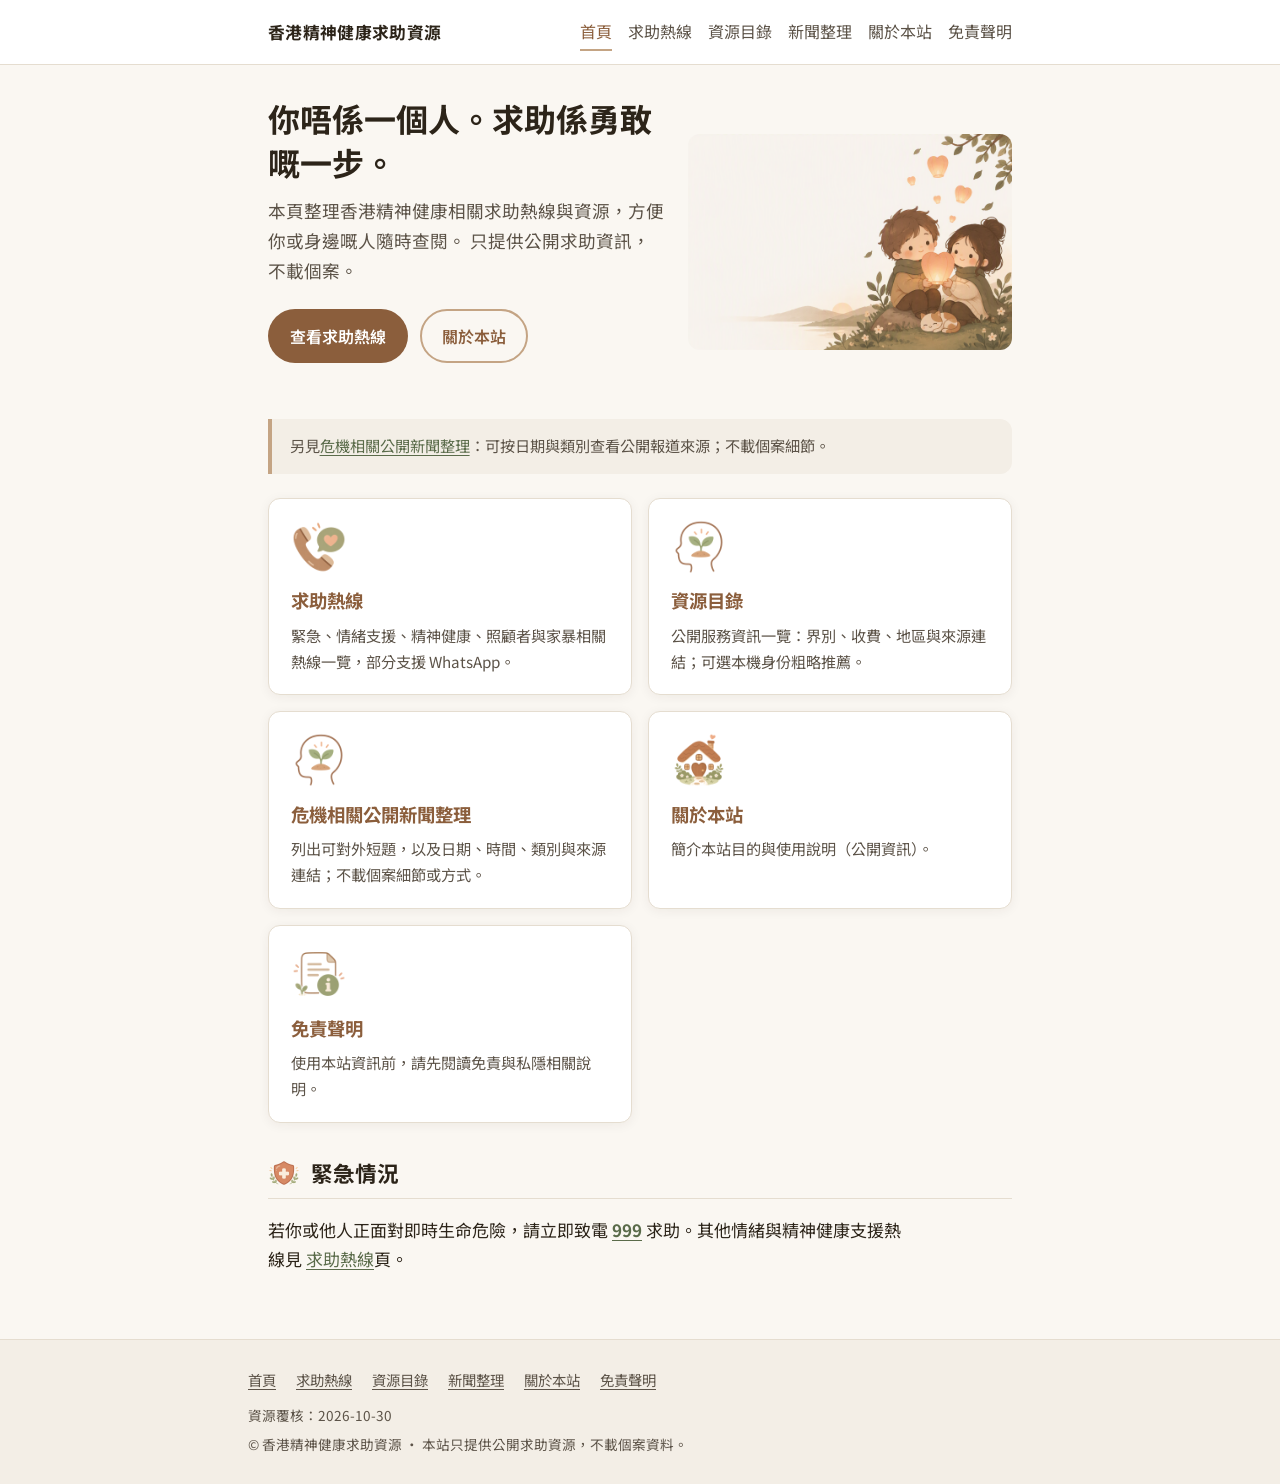
<file: index.html>
<!DOCTYPE html>
<html lang="zh-Hant">
<head>
  <meta charset="utf-8">
  <meta name="viewport" content="width=device-width, initial-scale=1">
  <meta name="description" content="香港精神健康求助資源與熱線——只提供公開求助資訊，不載個案。">
  <title>香港精神健康求助資源</title>
  <link rel="preconnect" href="https://fonts.googleapis.com">
  <link rel="preconnect" href="https://fonts.gstatic.com" crossorigin>
  <link href="https://fonts.googleapis.com/css2?family=Noto+Sans+TC:wght@400;600;700&display=swap" rel="stylesheet">
  <link rel="icon" href="assets/favicon-mark.svg" type="image/svg+xml">
  <link rel="stylesheet" href="styles.css">
</head>
<body>
  <a class="skip-link" href="#main">跳至主要內容</a>

  <header class="site-header">
    <div class="header-inner">
      <a class="brand" href="index.html">
        <span class="brand-name">香港精神健康求助資源</span>
      </a>
      <nav class="nav nav--desktop" aria-label="主要導覽">
          <a href="index.html" aria-current="page">首頁</a>
          <a href="hotlines.html">求助熱線</a>
          <a href="directory.html">資源目錄</a>
          <a href="news-overview.html">新聞整理</a>
          <a href="about.html">關於本站</a>
          <a href="disclaimer.html">免責聲明</a>
        </nav>
      <details class="nav-drawer">
        <summary class="nav-toggle">
          <span class="nav-toggle-label-closed">開啟選單</span>
          <span class="nav-toggle-label-open">關閉選單</span>
        </summary>
        <nav class="nav nav--drawer" aria-label="主要導覽">
          <a href="index.html" aria-current="page">首頁</a>
          <a href="hotlines.html">求助熱線</a>
          <a href="directory.html">資源目錄</a>
          <a href="news-overview.html">新聞整理</a>
          <a href="about.html">關於本站</a>
          <a href="disclaimer.html">免責聲明</a>
        </nav>
      </details>
    </div>
  </header>

  <main id="main">
    <section class="hero hero-with-art">
      <div class="hero-copy">
        <h1>你唔係一個人。求助係勇敢嘅一步。</h1>
        <p class="lead">
          本頁整理香港精神健康相關求助熱線與資源，方便你或身邊嘅人隨時查閱。
          只提供公開求助資訊，不載個案。
        </p>
        <div class="cta-row">
          <a class="btn btn-primary" href="hotlines.html">查看求助熱線</a>
          <a class="btn btn-secondary" href="about.html">關於本站</a>
        </div>
      </div>
      <div class="hero-art" aria-hidden="true">
        <img src="assets/hero/hero-home.png" alt="" width="640" height="400" decoding="async">
      </div>
    </section>

    <aside class="note" role="note">
      另見<a href="news-overview.html">危機相關公開新聞整理</a>：可按日期與類別查看公開報道來源；不載個案細節。
    </aside>

    <div class="card-grid">
      <a class="card" href="hotlines.html">
        <img class="card-icon" src="assets/icons/icon-hotlines.png" alt="" width="56" height="56" loading="lazy" decoding="async" aria-hidden="true">
        <h2>求助熱線</h2>
        <p>緊急、情緒支援、精神健康、照顧者與家暴相關熱線一覽，部分支援 WhatsApp。</p>
      </a>
      <a class="card" href="directory.html">
        <img class="card-icon" src="assets/icons/icon-mental-health.png" alt="" width="56" height="56" loading="lazy" decoding="async" aria-hidden="true">
        <h2>資源目錄</h2>
        <p>公開服務資訊一覽：界別、收費、地區與來源連結；可選本機身份粗略推薦。</p>
      </a>
      <a class="card" href="news-overview.html">
        <img class="card-icon" src="assets/icons/icon-mental-health.png" alt="" width="56" height="56" loading="lazy" decoding="async" aria-hidden="true">
        <h2>危機相關公開新聞整理</h2>
        <p>列出可對外短題，以及日期、時間、類別與來源連結；不載個案細節或方式。</p>
      </a>
      <a class="card" href="about.html">
        <img class="card-icon" src="assets/icons/icon-about.png" alt="" width="56" height="56" loading="lazy" decoding="async" aria-hidden="true">
        <h2>關於本站</h2>
        <p>簡介本站目的與使用說明（公開資訊）。</p>
      </a>
      <a class="card" href="disclaimer.html">
        <img class="card-icon" src="assets/icons/icon-disclaimer.png" alt="" width="56" height="56" loading="lazy" decoding="async" aria-hidden="true">
        <h2>免責聲明</h2>
        <p>使用本站資訊前，請先閱讀免責與私隱相關說明。</p>
      </a>
    </div>

    <h2 class="section-title"><img class="section-icon" src="assets/icons/icon-emergency.png" alt="" width="32" height="32" loading="lazy" decoding="async" aria-hidden="true"> 緊急情況</h2>
    <p class="prose">
      若你或他人正面對即時生命危險，請立即致電
      <strong><a href="tel:999">999</a></strong>
      求助。其他情緒與精神健康支援熱線見
      <a href="hotlines.html">求助熱線</a>頁。
    </p>
  </main>

  <footer class="site-footer">
    <div class="footer-inner">
      <nav class="footer-nav" aria-label="頁尾導覽">
        <a href="index.html">首頁</a>
        <a href="hotlines.html">求助熱線</a>
        <a href="directory.html">資源目錄</a>
        <a href="news-overview.html">新聞整理</a>
        <a href="about.html">關於本站</a>
        <a href="disclaimer.html">免責聲明</a>
      </nav>
      <p class="footer-meta">資源覆核：<time datetime="2026-10-30">2026-10-30</time></p>
      <p class="footer-copy">
        © 香港精神健康求助資源 · 本站只提供公開求助資源，不載個案資料。
      </p>
    </div>
  </footer>
</body>
</html>
</file>
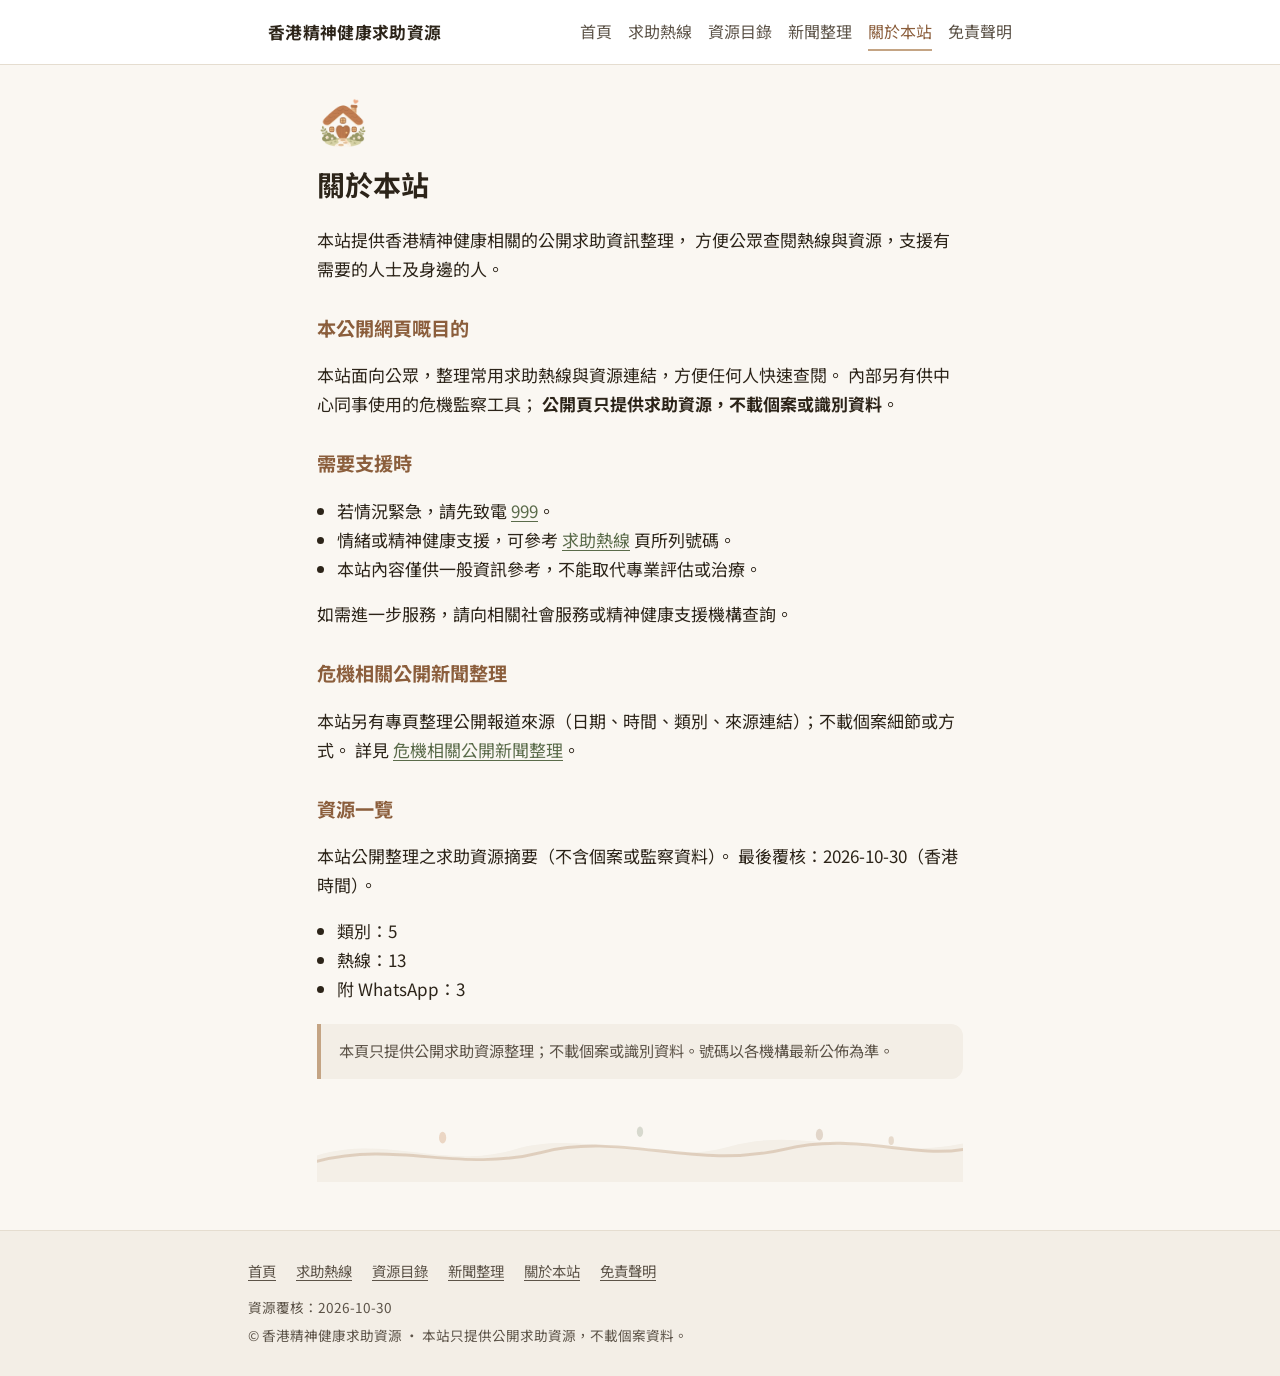
<file: about.html>
<!DOCTYPE html>
<html lang="zh-Hant">
<head>
  <meta charset="utf-8">
  <meta name="viewport" content="width=device-width, initial-scale=1">
  <meta name="description" content="關於香港精神健康求助資源公開網頁。">
  <title>關於本站｜香港精神健康求助資源</title>
  <link rel="preconnect" href="https://fonts.googleapis.com">
  <link rel="preconnect" href="https://fonts.gstatic.com" crossorigin>
  <link href="https://fonts.googleapis.com/css2?family=Noto+Sans+TC:wght@400;600;700&display=swap" rel="stylesheet">
  <link rel="icon" href="assets/favicon-mark.svg" type="image/svg+xml">
  <link rel="stylesheet" href="styles.css">
</head>
<body>
  <a class="skip-link" href="#main">跳至主要內容</a>

  <header class="site-header">
    <div class="header-inner">
      <a class="brand" href="index.html">
        <span class="brand-name">香港精神健康求助資源</span>
      </a>
      <nav class="nav nav--desktop" aria-label="主要導覽">
          <a href="index.html">首頁</a>
          <a href="hotlines.html">求助熱線</a>
          <a href="directory.html">資源目錄</a>
          <a href="news-overview.html">新聞整理</a>
          <a href="about.html" aria-current="page">關於本站</a>
          <a href="disclaimer.html">免責聲明</a>
        </nav>
      <details class="nav-drawer">
        <summary class="nav-toggle">
          <span class="nav-toggle-label-closed">開啟選單</span>
          <span class="nav-toggle-label-open">關閉選單</span>
        </summary>
        <nav class="nav nav--drawer" aria-label="主要導覽">
          <a href="index.html">首頁</a>
          <a href="hotlines.html">求助熱線</a>
          <a href="directory.html">資源目錄</a>
          <a href="news-overview.html">新聞整理</a>
          <a href="about.html" aria-current="page">關於本站</a>
          <a href="disclaimer.html">免責聲明</a>
        </nav>
      </details>
    </div>
  </header>

  <main id="main">
    <article class="prose">
      <p class="page-icon-wrap" aria-hidden="true">
        <img class="page-icon" src="assets/icons/icon-about.png" alt="" width="52" height="52" loading="lazy" decoding="async">
      </p>
      <h1>關於本站</h1>
      <p>
        本站提供香港精神健康相關的公開求助資訊整理，
        方便公眾查閱熱線與資源，支援有需要的人士及身邊的人。
      </p>
      <h2>本公開網頁嘅目的</h2>
      <p>
        本站面向公眾，整理常用求助熱線與資源連結，方便任何人快速查閱。
        內部另有供中心同事使用的危機監察工具；
        <strong>公開頁只提供求助資源，不載個案或識別資料</strong>。
      </p>
      <h2>需要支援時</h2>
      <ul>
        <li>若情況緊急，請先致電 <a href="tel:999">999</a>。</li>
        <li>情緒或精神健康支援，可參考 <a href="hotlines.html">求助熱線</a> 頁所列號碼。</li>
        <li>本站內容僅供一般資訊參考，不能取代專業評估或治療。</li>
      </ul>
      <p>
        如需進一步服務，請向相關社會服務或精神健康支援機構查詢。
      </p>

      <h2>危機相關公開新聞整理</h2>
      <p>
        本站另有專頁整理公開報道來源（日期、時間、類別、來源連結）；不載個案細節或方式。
        詳見 <a href="news-overview.html">危機相關公開新聞整理</a>。
      </p>
      <h2>資源一覽</h2>
      <p>
        本站公開整理之求助資源摘要（不含個案或監察資料）。
        最後覆核：<time datetime="2026-10-30">2026-10-30</time>（香港時間）。
      </p>
      <ul>
        <li>類別：5</li>
        <li>熱線：13</li>
        <li>附 WhatsApp：3</li>
      </ul>
      <aside class="note" role="note">
        本頁只提供公開求助資源整理；不載個案或識別資料。號碼以各機構最新公佈為準。
      </aside>
      <p class="deco-wrap" aria-hidden="true">
        <img class="deco-wave" src="assets/deco/deco-soft-wave.svg" alt="" width="720" height="80" loading="lazy" decoding="async">
      </p>
    </article>
  </main>

  <footer class="site-footer">
    <div class="footer-inner">
      <nav class="footer-nav" aria-label="頁尾導覽">
        <a href="index.html">首頁</a>
        <a href="hotlines.html">求助熱線</a>
        <a href="directory.html">資源目錄</a>
        <a href="news-overview.html">新聞整理</a>
        <a href="about.html">關於本站</a>
        <a href="disclaimer.html">免責聲明</a>
      </nav>
      <p class="footer-meta">資源覆核：<time datetime="2026-10-30">2026-10-30</time></p>
      <p class="footer-copy">
        © 香港精神健康求助資源 · 本站只提供公開求助資源，不載個案資料。
      </p>
    </div>
  </footer>
</body>
</html>
</file>
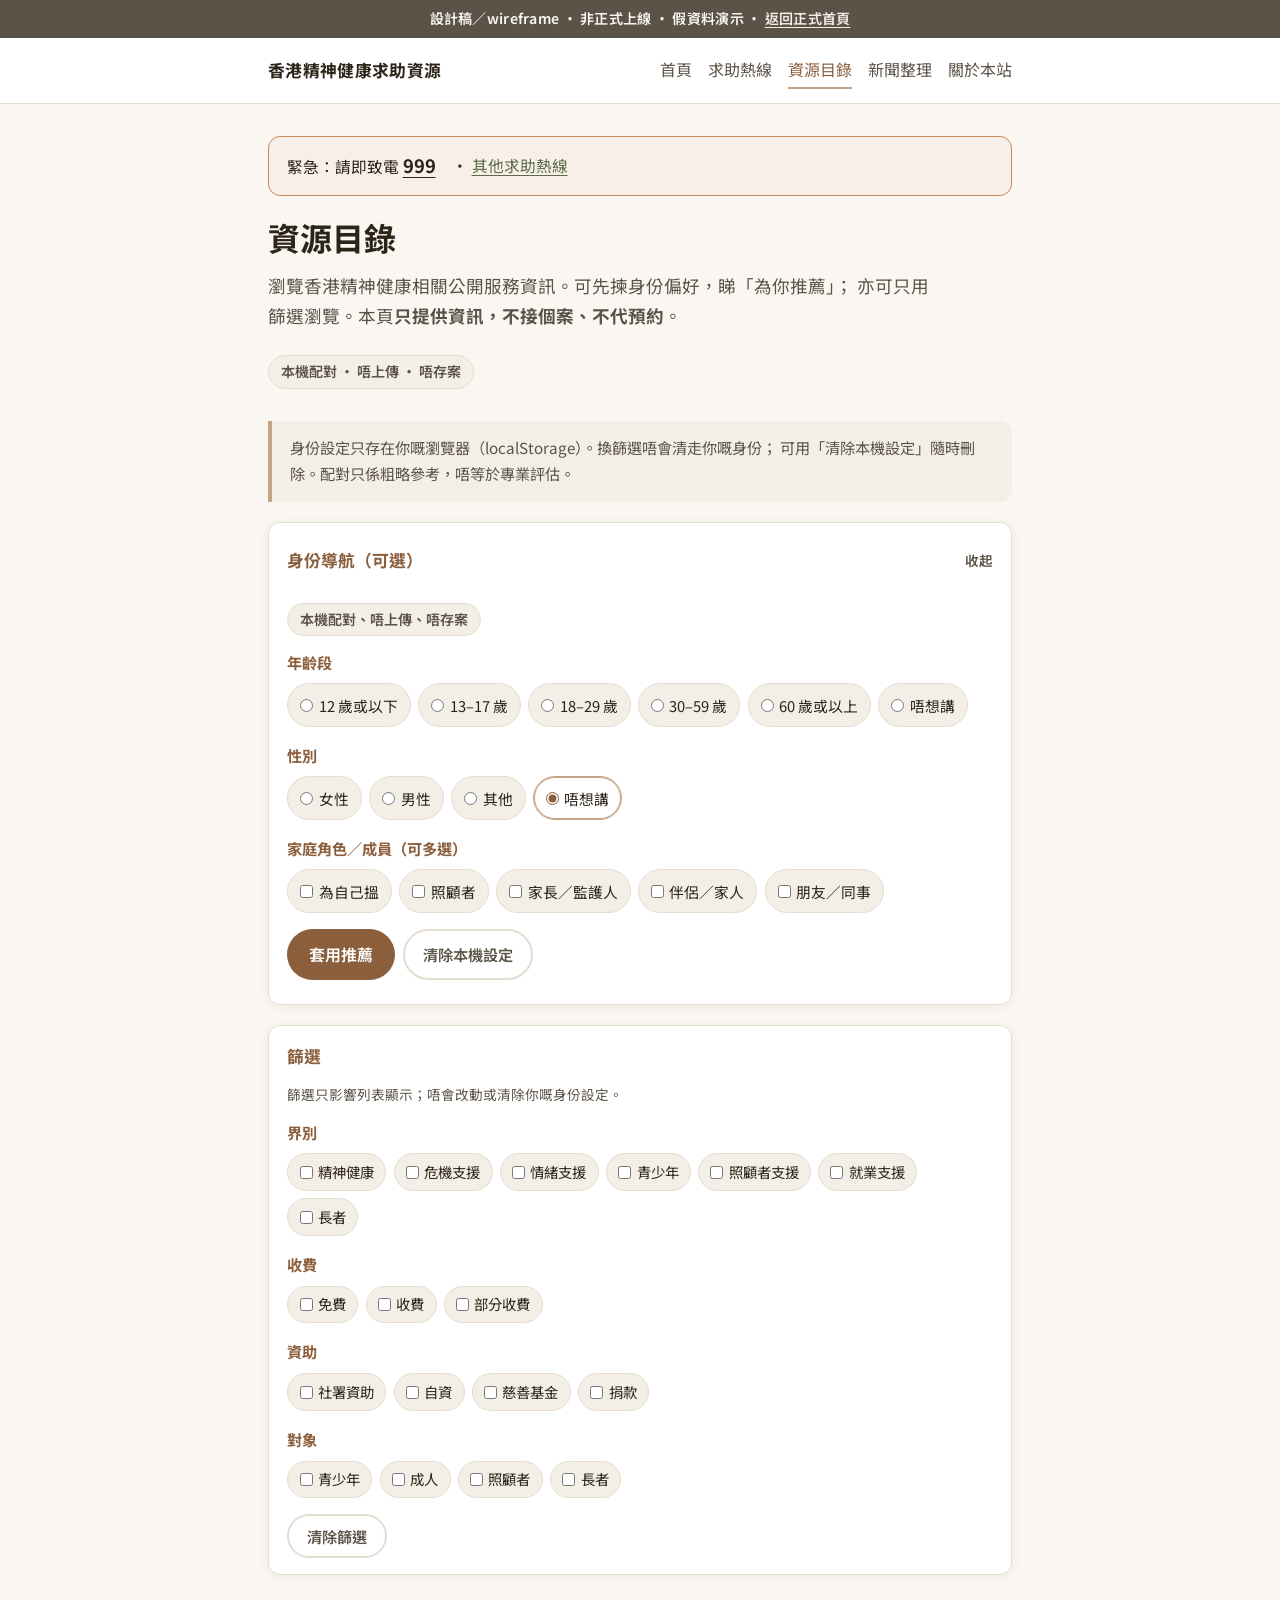
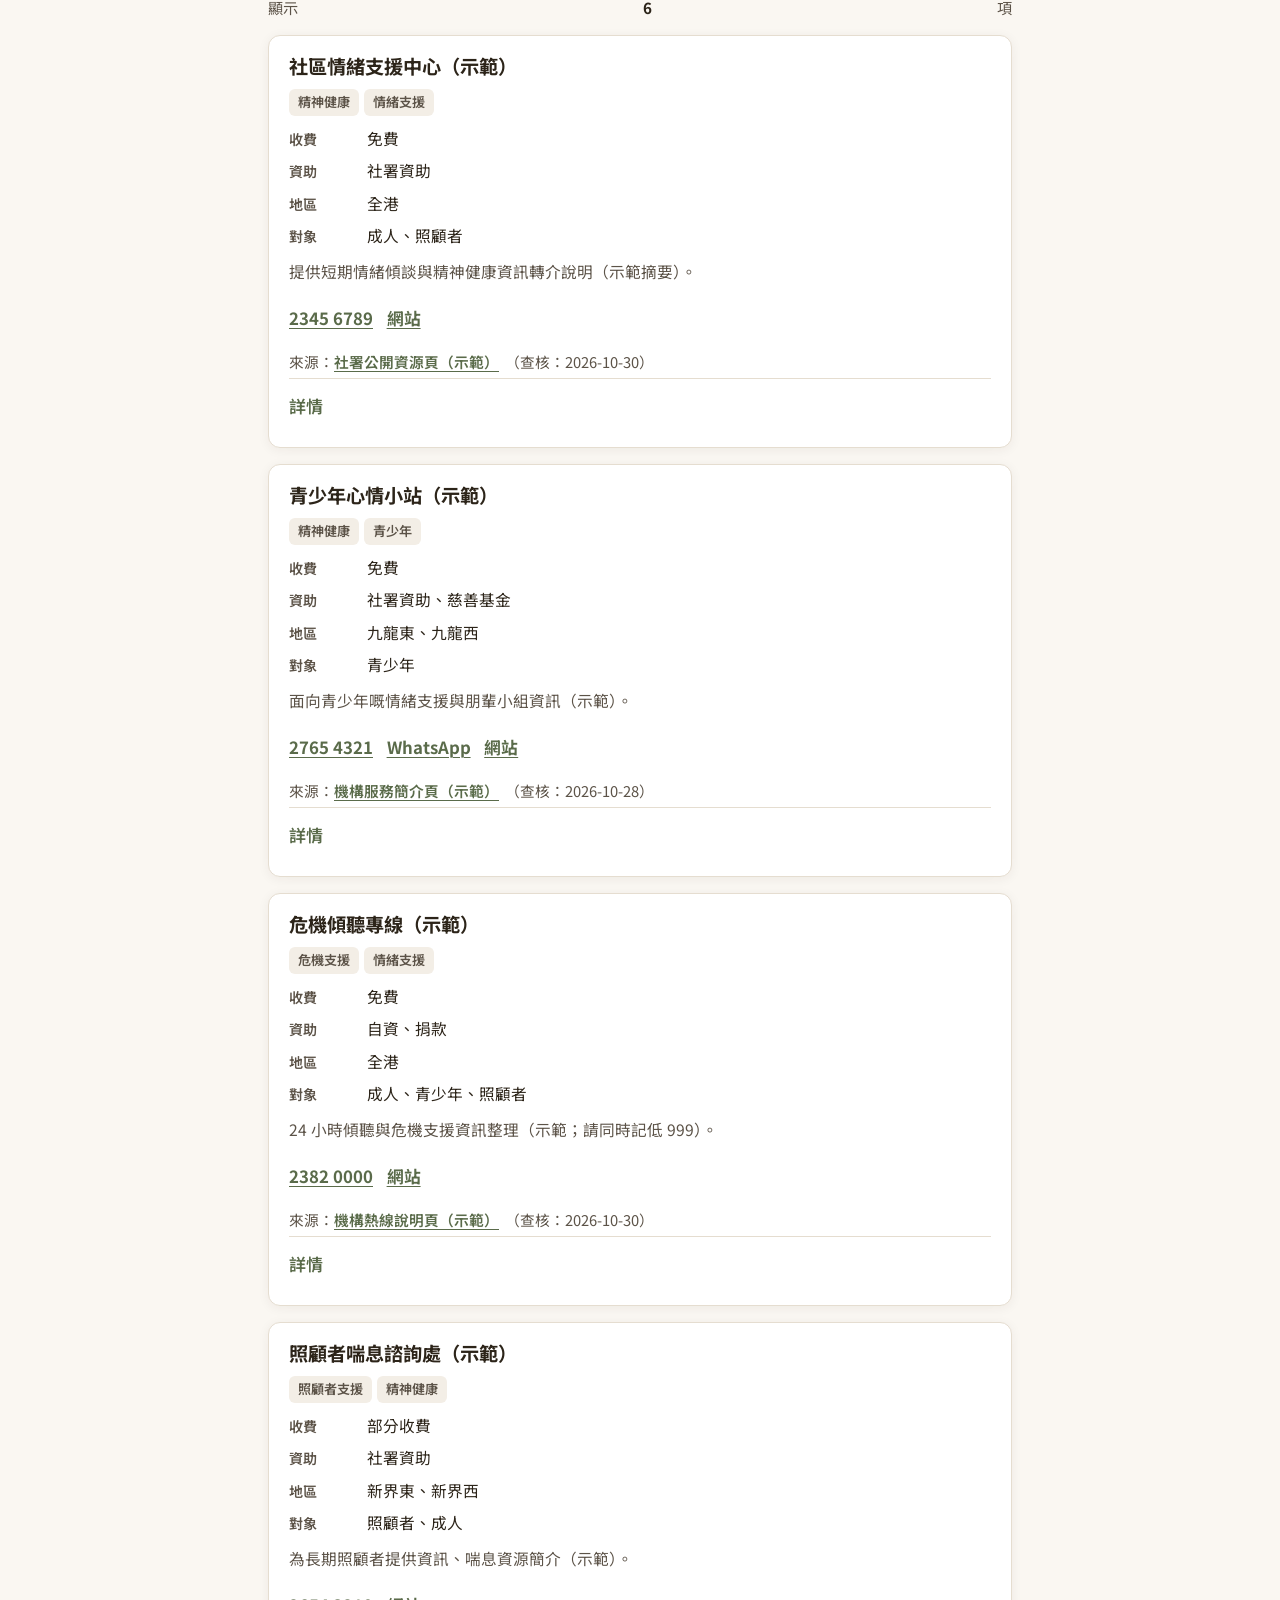
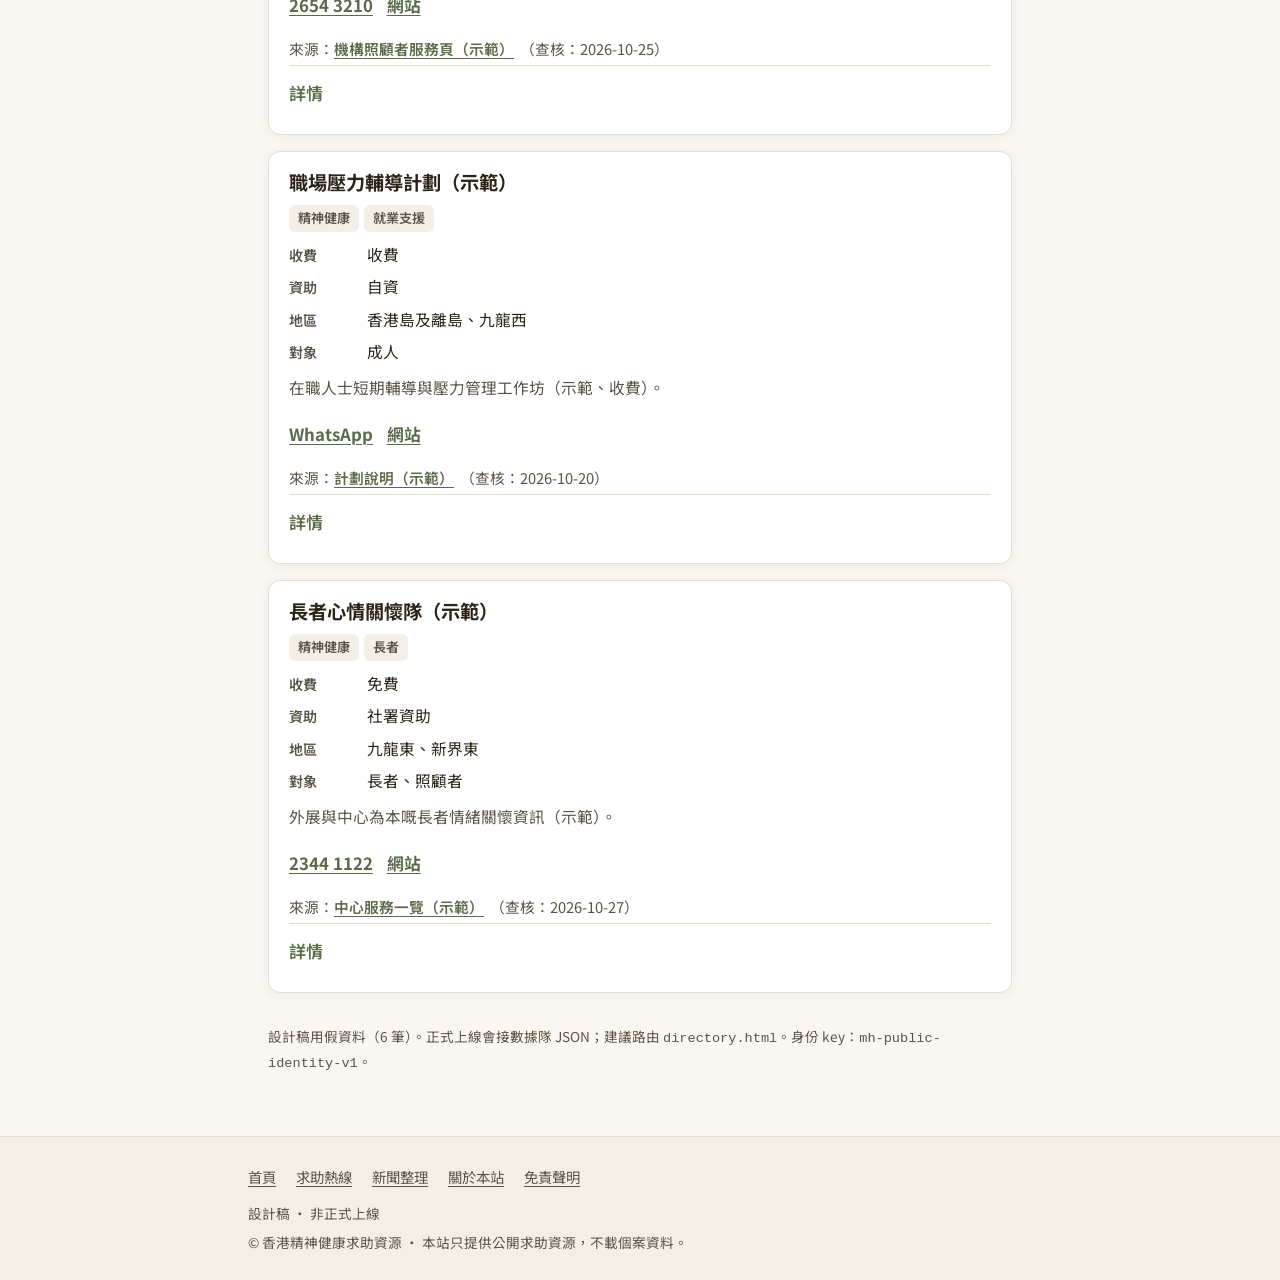
<file: directory-wireframe.html>
<!DOCTYPE html>
<html lang="zh-Hant">
<head>
  <meta charset="utf-8">
  <meta name="viewport" content="width=device-width, initial-scale=1">
  <meta name="description" content="資源目錄與身份導航設計稿——只提供公開資訊，不載個案。">
  <meta name="robots" content="noindex,nofollow">
  <title>資源目錄（設計稿）｜香港精神健康求助資源</title>
  <link rel="preconnect" href="https://fonts.googleapis.com">
  <link rel="preconnect" href="https://fonts.gstatic.com" crossorigin>
  <link href="https://fonts.googleapis.com/css2?family=Noto+Sans+TC:wght@400;600;700&display=swap" rel="stylesheet">
  <link rel="icon" href="assets/favicon-mark.svg" type="image/svg+xml">
  <link rel="stylesheet" href="styles.css">
  <style>
    /* Wireframe-only supplements — 唔改正式 styles.css */
    .wf-banner {
      background: #5c5348;
      color: #faf7f2;
      text-align: center;
      font-size: 0.88rem;
      font-weight: 600;
      padding: 0.45rem 1rem;
      letter-spacing: 0.02em;
    }
    .wf-banner a { color: #f3eee6; }
    .emergency-bar {
      display: flex;
      flex-wrap: wrap;
      align-items: center;
      gap: 0.5rem 1rem;
      margin: 0 0 1.25rem;
      padding: 0.85rem 1.1rem;
      background: var(--urgent-bg);
      border: 1px solid var(--urgent-border);
      border-radius: var(--radius);
      font-size: 0.98rem;
    }
    .emergency-bar strong a { color: var(--ink); font-size: 1.15rem; }
    .privacy-pill {
      display: inline-block;
      margin: 0.25rem 0 0;
      padding: 0.25rem 0.75rem;
      border-radius: 999px;
      background: var(--bg-soft);
      border: 1px solid var(--border);
      color: var(--ink-muted);
      font-size: 0.88rem;
      font-weight: 600;
    }
    .identity-panel,
    .dir-filters {
      margin: 0 0 1.25rem;
      padding: 1rem 1.15rem;
      background: var(--bg-card);
      border: 1px solid var(--border);
      border-radius: var(--radius);
      box-shadow: var(--shadow);
    }
    .identity-panel > summary {
      cursor: pointer;
      font-weight: 700;
      font-size: 1.05rem;
      color: var(--accent);
      list-style: none;
      display: flex;
      align-items: center;
      justify-content: space-between;
      gap: 0.75rem;
      min-height: 44px;
    }
    .identity-panel > summary::-webkit-details-marker { display: none; }
    .identity-panel > summary::after {
      content: "展開";
      font-size: 0.85rem;
      font-weight: 600;
      color: var(--ink-muted);
    }
    .identity-panel[open] > summary::after { content: "收起"; }
    .identity-body { margin-top: 1rem; }
    .id-fieldset {
      border: 0;
      margin: 0 0 1rem;
      padding: 0;
    }
    .id-fieldset legend {
      font-weight: 700;
      font-size: 0.95rem;
      color: var(--accent);
      margin-bottom: 0.45rem;
      padding: 0;
    }
    .id-options {
      display: flex;
      flex-wrap: wrap;
      gap: 0.45rem;
    }
    .id-chip {
      display: inline-flex;
      align-items: center;
      gap: 0.35rem;
      padding: 0.4rem 0.75rem;
      border-radius: 999px;
      border: 1px solid var(--border);
      background: var(--bg-soft);
      font-size: 0.92rem;
      cursor: pointer;
      user-select: none;
      min-height: 44px;
    }
    .id-chip:has(input:checked) {
      border-color: var(--accent-soft);
      background: #fff;
      box-shadow: inset 0 0 0 1px var(--accent-soft);
    }
    .id-chip input { margin: 0; accent-color: var(--accent); }
    .id-actions {
      display: flex;
      flex-wrap: wrap;
      gap: 0.5rem;
      margin-top: 0.25rem;
    }
    .id-actions .btn {
      cursor: pointer;
      font-family: inherit;
      min-height: 44px;
    }
    .btn-ghost {
      background: transparent;
      color: var(--ink-muted);
      border: 2px solid var(--border);
      border-radius: 999px;
      padding: 0.55rem 1.1rem;
      font-weight: 600;
      font-size: 0.95rem;
      cursor: pointer;
      font-family: inherit;
    }
    .btn-ghost:hover { color: var(--accent); border-color: var(--accent-soft); }
    .dir-filters h2 {
      font-size: 1.05rem;
      margin: 0 0 0.75rem;
      color: var(--accent);
    }
    .results-meta {
      display: flex;
      flex-wrap: wrap;
      align-items: baseline;
      justify-content: space-between;
      gap: 0.5rem;
      margin: 0 0 0.85rem;
      font-size: 0.95rem;
      color: var(--ink-muted);
    }
    .results-meta strong { color: var(--ink); }
    .org-list {
      list-style: none;
      margin: 0;
      padding: 0;
      display: flex;
      flex-direction: column;
      gap: 1rem;
    }
    .org-card {
      background: var(--bg-card);
      border: 1px solid var(--border);
      border-radius: var(--radius);
      padding: 1.15rem 1.25rem;
      box-shadow: var(--shadow);
    }
    .org-card.is-recommended {
      border-color: var(--accent-soft);
      box-shadow: 0 2px 14px rgba(139, 94, 60, 0.1);
      background: linear-gradient(180deg, #fffefb 0%, var(--bg-card) 48%);
    }
    .org-card-top {
      display: flex;
      flex-wrap: wrap;
      align-items: flex-start;
      justify-content: space-between;
      gap: 0.5rem 0.75rem;
      margin-bottom: 0.55rem;
    }
    .org-name {
      margin: 0;
      font-size: 1.2rem;
      font-weight: 700;
      line-height: 1.35;
      color: var(--ink);
      flex: 1 1 12rem;
    }
    .match-tag {
      display: inline-block;
      padding: 0.2rem 0.65rem;
      border-radius: 999px;
      background: var(--bg-soft);
      border: 1px solid var(--accent-soft);
      color: var(--accent);
      font-size: 0.8rem;
      font-weight: 700;
      white-space: nowrap;
    }
    .org-sectors {
      display: flex;
      flex-wrap: wrap;
      gap: 0.35rem;
      margin: 0 0 0.65rem;
    }
    .sector-chip {
      display: inline-block;
      padding: 0.15rem 0.55rem;
      border-radius: 6px;
      background: var(--bg-soft);
      color: var(--ink-muted);
      font-size: 0.82rem;
      font-weight: 600;
    }
    .org-facts {
      margin: 0 0 0.65rem;
      padding: 0;
      list-style: none;
      display: grid;
      gap: 0.35rem;
      font-size: 0.98rem;
    }
    .org-facts li {
      display: grid;
      grid-template-columns: 4.5rem 1fr;
      gap: 0.35rem;
      align-items: baseline;
    }
    .org-facts .lab {
      color: var(--ink-muted);
      font-size: 0.88rem;
      font-weight: 600;
    }
    .org-facts .val { color: var(--ink); }
    .org-summary {
      margin: 0 0 0.75rem;
      color: var(--ink-muted);
      font-size: 0.98rem;
      line-height: 1.55;
    }
    .org-contact {
      display: flex;
      flex-wrap: wrap;
      gap: 0.5rem 0.85rem;
      margin: 0 0 0.5rem;
      align-items: center;
    }
    .org-source {
      margin: 0.65rem 0 0;
      font-size: 0.92rem;
      color: var(--ink-muted);
      line-height: 1.45;
    }
    .org-source a {
      font-weight: 600;
      color: var(--link);
    }
    .org-source .verified {
      display: inline-block;
      margin-left: 0.35rem;
      white-space: nowrap;
    }
    .org-contact a {
      font-weight: 700;
      font-size: 1.05rem;
      min-height: 44px;
      display: inline-flex;
      align-items: center;
    }
    .org-details {
      margin: 0.35rem 0 0;
      border-top: 1px solid var(--border);
      padding-top: 0.35rem;
    }
    .org-details > summary {
      cursor: pointer;
      font-weight: 600;
      color: var(--link);
      min-height: 44px;
      display: flex;
      align-items: center;
      list-style: none;
    }
    .org-details > summary::-webkit-details-marker { display: none; }
    .org-details-body {
      margin: 0.25rem 0 0.35rem;
      color: var(--ink-muted);
      font-size: 0.95rem;
    }
    .org-details-body p { margin: 0 0 0.5rem; }
    .empty-state {
      text-align: center;
      padding: 2rem 1.25rem;
      background: var(--bg-soft);
      border-radius: var(--radius);
      border: 1px dashed var(--border);
      color: var(--ink-muted);
    }
    .empty-state p { margin: 0 0 0.75rem; }
    .wf-footnote {
      margin-top: 2rem;
      font-size: 0.85rem;
      color: var(--ink-muted);
    }
  </style>
</head>
<body>
  <div class="wf-banner" role="status">
    設計稿／wireframe · 非正式上線 · 假資料演示 ·
    <a href="index.html">返回正式首頁</a>
  </div>

  <a class="skip-link" href="#main">跳至主要內容</a>

  <header class="site-header">
    <div class="header-inner">
      <a class="brand" href="index.html">
        <span class="brand-name">香港精神健康求助資源</span>
      </a>
      <nav class="nav nav--desktop" aria-label="主要導覽">
        <a href="index.html">首頁</a>
        <a href="hotlines.html">求助熱線</a>
        <a href="directory-wireframe.html" aria-current="page">資源目錄</a>
        <a href="news-overview.html">新聞整理</a>
        <a href="about.html">關於本站</a>
      </nav>
      <details class="nav-drawer">
        <summary class="nav-toggle">
          <span class="nav-toggle-label-closed">開啟選單</span>
          <span class="nav-toggle-label-open">關閉選單</span>
        </summary>
        <nav class="nav nav--drawer" aria-label="主要導覽">
          <a href="index.html">首頁</a>
          <a href="hotlines.html">求助熱線</a>
          <a href="directory-wireframe.html" aria-current="page">資源目錄</a>
          <a href="news-overview.html">新聞整理</a>
          <a href="about.html">關於本站</a>
        </nav>
      </details>
    </div>
  </header>

  <main id="main">
    <div class="emergency-bar" role="note">
      <span>緊急：請即致電 <strong><a href="tel:999">999</a></strong></span>
      <span>· <a href="hotlines.html">其他求助熱線</a></span>
    </div>

    <section class="hero">
      <h1>資源目錄</h1>
      <p class="lead">
        瀏覽香港精神健康相關公開服務資訊。可先揀身份偏好，睇「為你推薦」；
        亦可只用篩選瀏覽。本頁<strong>只提供資訊，不接個案、不代預約</strong>。
      </p>
      <p class="privacy-pill">本機配對 · 唔上傳 · 唔存案</p>
    </section>

    <aside class="note" role="note">
      身份設定只存在你嘅瀏覽器（localStorage）。換篩選唔會清走你嘅身份；
      可用「清除本機設定」隨時刪除。配對只係粗略參考，唔等於專業評估。
    </aside>

    <!-- B. 身份導航 -->
    <details class="identity-panel" id="identity-panel" open>
      <summary>身份導航（可選）</summary>
      <div class="identity-body">
        <p class="privacy-pill" style="margin-bottom:0.85rem">本機配對、唔上傳、唔存案</p>

        <fieldset class="id-fieldset">
          <legend>年齡段</legend>
          <div class="id-options" role="radiogroup" aria-label="年齡段">
            <label class="id-chip"><input type="radio" name="ageBand" value="under13"> 12 歲或以下</label>
            <label class="id-chip"><input type="radio" name="ageBand" value="teen"> 13–17 歲</label>
            <label class="id-chip"><input type="radio" name="ageBand" value="young"> 18–29 歲</label>
            <label class="id-chip"><input type="radio" name="ageBand" value="adult"> 30–59 歲</label>
            <label class="id-chip"><input type="radio" name="ageBand" value="senior"> 60 歲或以上</label>
            <label class="id-chip"><input type="radio" name="ageBand" value="skip"> 唔想講</label>
          </div>
        </fieldset>

        <fieldset class="id-fieldset">
          <legend>性別</legend>
          <div class="id-options" role="radiogroup" aria-label="性別">
            <label class="id-chip"><input type="radio" name="gender" value="female"> 女性</label>
            <label class="id-chip"><input type="radio" name="gender" value="male"> 男性</label>
            <label class="id-chip"><input type="radio" name="gender" value="other"> 其他</label>
            <label class="id-chip"><input type="radio" name="gender" value="skip" checked> 唔想講</label>
          </div>
        </fieldset>

        <fieldset class="id-fieldset">
          <legend>家庭角色／成員（可多選）</legend>
          <div class="id-options">
            <label class="id-chip"><input type="checkbox" name="role" value="self"> 為自己搵</label>
            <label class="id-chip"><input type="checkbox" name="role" value="carer"> 照顧者</label>
            <label class="id-chip"><input type="checkbox" name="role" value="parent"> 家長／監護人</label>
            <label class="id-chip"><input type="checkbox" name="role" value="partner"> 伴侶／家人</label>
            <label class="id-chip"><input type="checkbox" name="role" value="friend"> 朋友／同事</label>
          </div>
        </fieldset>

        <div class="id-actions">
          <button type="button" class="btn btn-primary" id="btn-apply-identity">套用推薦</button>
          <button type="button" class="btn-ghost" id="btn-clear-identity">清除本機設定</button>
        </div>
        <p class="news-filter-hint" id="identity-status" aria-live="polite"></p>
      </div>
    </details>

    <!-- C. 篩選（與身份分開） -->
    <section class="dir-filters" aria-label="資源篩選">
      <h2>篩選</h2>
      <p class="news-filter-hint" style="margin-top:0;margin-bottom:0.85rem">
        篩選只影響列表顯示；唔會改動或清除你嘅身份設定。
      </p>

      <fieldset class="news-filter-fieldset">
        <legend>界別</legend>
        <div class="news-filter-chips" id="filter-sector"></div>
      </fieldset>
      <fieldset class="news-filter-fieldset">
        <legend>收費</legend>
        <div class="news-filter-chips" id="filter-fee"></div>
      </fieldset>
      <fieldset class="news-filter-fieldset">
        <legend>資助</legend>
        <div class="news-filter-chips" id="filter-funding"></div>
      </fieldset>
      <fieldset class="news-filter-fieldset">
        <legend>對象</legend>
        <div class="news-filter-chips" id="filter-audience"></div>
      </fieldset>
      <div class="news-filter-actions">
        <button type="button" class="btn-ghost" id="btn-clear-filters">清除篩選</button>
      </div>
    </section>

    <!-- D + E -->
    <div class="results-meta" aria-live="polite" id="results-meta">
      <span>顯示 <strong>0</strong> 項</span>
    </div>
    <ul class="org-list" id="org-list" aria-label="資源列表"></ul>
    <div class="empty-state" id="empty-state" hidden>
      <p>而家篩選之下未有符合項目。</p>
      <p>可以放寬篩選，或睇吓<a href="hotlines.html">求助熱線</a>頁。</p>
      <button type="button" class="btn btn-secondary" id="btn-empty-clear">清除篩選</button>
    </div>

    <p class="wf-footnote">
      設計稿用假資料（6 筆）。正式上線會接數據隊 JSON；建議路由
      <code>directory.html</code>。身份 key：<code>mh-public-identity-v1</code>。
    </p>
  </main>

  <footer class="site-footer">
    <div class="footer-inner">
      <nav class="footer-nav" aria-label="頁尾導覽">
        <a href="index.html">首頁</a>
        <a href="hotlines.html">求助熱線</a>
        <a href="news-overview.html">新聞整理</a>
        <a href="about.html">關於本站</a>
        <a href="disclaimer.html">免責聲明</a>
      </nav>
      <p class="footer-meta">設計稿 · 非正式上線</p>
      <p class="footer-copy">
        © 香港精神健康求助資源 · 本站只提供公開求助資源，不載個案資料。
      </p>
    </div>
  </footer>

  <script>
(function () {
  "use strict";

  var IDENTITY_KEY = "mh-public-identity-v1";
  var FILTERS_KEY = "mh-public-dir-filters-v1";

  /** Mock orgs — 假資料；正式版由 JSON 取代 */
  var ORGS = [
    {
      id: "org-demo-1",
      name: "社區情緒支援中心（示範）",
      sector: ["精神健康", "情緒支援"],
      fee: "免費",
      funding: ["社署資助"],
      audience: ["成人", "照顧者"],
      regions: ["全港"],
      contact: { phone: "23456789", whatsapp: "", url: "https://example.com/demo-1" },
      summary: "提供短期情緒傾談與精神健康資訊轉介說明（示範摘要）。",
      details: "示範詳情：服務以面談／電話為主；不設緊急危機介入。正式資料以機構公布為準。",
      hours: "平日 10:00–18:00（示範）",
      source: { label: "社署公開資源頁（示範）", url: "https://www.swd.gov.hk/", verified_on: "2026-10-30" }
    },
    {
      id: "org-demo-2",
      name: "青少年心情小站（示範）",
      sector: ["精神健康", "青少年"],
      fee: "免費",
      funding: ["社署資助", "慈善基金"],
      audience: ["青少年"],
      regions: ["九龍東", "九龍西"],
      contact: { phone: "27654321", whatsapp: "85291234567", url: "https://example.com/demo-2" },
      summary: "面向青少年嘅情緒支援與朋輩小組資訊（示範）。",
      details: "示範詳情：需預約；家長可陪同。非臨床診斷服務。",
      hours: "星期二至六 14:00–20:00（示範）",
      source: { label: "機構服務簡介頁（示範）", url: "https://example.com/demo-2/about", verified_on: "2026-10-28" }
    },
    {
      id: "org-demo-3",
      name: "危機傾聽專線（示範）",
      sector: ["危機支援", "情緒支援"],
      fee: "免費",
      funding: ["自資", "捐款"],
      audience: ["成人", "青少年", "照顧者"],
      regions: ["全港"],
      contact: { phone: "23820000", whatsapp: "", url: "https://example.com/demo-3" },
      summary: "24 小時傾聽與危機支援資訊整理（示範；請同時記低 999）。",
      details: "示範詳情：即時危險請先打 999。本卡僅作目錄版面演示。",
      hours: "全日（示範）",
      source: { label: "機構熱線說明頁（示範）", url: "https://example.com/demo-3/hotline", verified_on: "2026-10-30" }
    },
    {
      id: "org-demo-4",
      name: "照顧者喘息諮詢處（示範）",
      sector: ["照顧者支援", "精神健康"],
      fee: "部分收費",
      funding: ["社署資助"],
      audience: ["照顧者", "成人"],
      regions: ["新界東", "新界西"],
      contact: { phone: "26543210", whatsapp: "", url: "https://example.com/demo-4" },
      summary: "為長期照顧者提供資訊、喘息資源簡介（示範）。",
      details: "示範詳情：部分工作坊酌收材料費；個別諮詢名額有限。",
      hours: "平日 09:30–17:30（示範）",
      source: { label: "機構照顧者服務頁（示範）", url: "https://example.com/demo-4/carers", verified_on: "2026-10-25" }
    },
    {
      id: "org-demo-5",
      name: "職場壓力輔導計劃（示範）",
      sector: ["精神健康", "就業支援"],
      fee: "收費",
      funding: ["自資"],
      audience: ["成人"],
      regions: ["香港島及離島", "九龍西"],
      contact: { phone: "", whatsapp: "85261112222", url: "https://example.com/demo-5" },
      summary: "在職人士短期輔導與壓力管理工作坊（示範、收費）。",
      details: "示範詳情：按次收費；可查詢機構有否資助名額。",
      hours: "平日晚間及星期六上午（示範）",
      source: { label: "計劃說明（示範）", url: "https://example.com/demo-5/program", verified_on: "2026-10-20" }
    },
    {
      id: "org-demo-6",
      name: "長者心情關懷隊（示範）",
      sector: ["精神健康", "長者"],
      fee: "免費",
      funding: ["社署資助"],
      audience: ["長者", "照顧者"],
      regions: ["九龍東", "新界東"],
      contact: { phone: "23441122", whatsapp: "", url: "https://example.com/demo-6" },
      summary: "外展與中心為本嘅長者情緒關懷資訊（示範）。",
      details: "示範詳情：可由家人代為查詢服務時間與地區覆蓋。",
      hours: "平日 09:00–17:00（示範）",
      source: { label: "中心服務一覽（示範）", url: "https://example.com/demo-6/services", verified_on: "2026-10-27" }
    }
  ];

  var FILTER_OPTS = {
    sector: ["精神健康", "危機支援", "情緒支援", "青少年", "照顧者支援", "就業支援", "長者"],
    fee: ["免費", "收費", "部分收費"],
    funding: ["社署資助", "自資", "慈善基金", "捐款"],
    audience: ["青少年", "成人", "照顧者", "長者"]
  };

  var state = {
    identity: { ageBand: "", gender: "skip", roles: [], recommendOn: false },
    filters: { sector: [], fee: [], funding: [], audience: [] }
  };

  function loadIdentity() {
    try {
      var raw = localStorage.getItem(IDENTITY_KEY);
      if (!raw) return;
      var parsed = JSON.parse(raw);
      if (parsed && typeof parsed === "object") {
        state.identity.ageBand = parsed.ageBand || "";
        state.identity.gender = parsed.gender || "skip";
        state.identity.roles = Array.isArray(parsed.roles) ? parsed.roles : [];
        state.identity.recommendOn = !!parsed.recommendOn;
      }
    } catch (e) { /* ignore corrupt */ }
  }

  function saveIdentity() {
    localStorage.setItem(IDENTITY_KEY, JSON.stringify({
      ageBand: state.identity.ageBand,
      gender: state.identity.gender,
      roles: state.identity.roles,
      recommendOn: state.identity.recommendOn,
      savedAt: new Date().toISOString()
    }));
  }

  function clearIdentityStorage() {
    localStorage.removeItem(IDENTITY_KEY);
    state.identity = { ageBand: "", gender: "skip", roles: [], recommendOn: false };
  }

  function loadFilters() {
    try {
      var raw = localStorage.getItem(FILTERS_KEY);
      if (!raw) return;
      var parsed = JSON.parse(raw);
      if (parsed && typeof parsed === "object") {
        ["sector", "fee", "funding", "audience"].forEach(function (k) {
          if (Array.isArray(parsed[k])) state.filters[k] = parsed[k];
        });
      }
    } catch (e) { /* ignore */ }
  }

  function saveFilters() {
    /* 篩選可選持久化；與身份 key 分開，互唔覆蓋 */
    localStorage.setItem(FILTERS_KEY, JSON.stringify(state.filters));
  }

  function ageToAudiences(ageBand) {
    switch (ageBand) {
      case "under13":
      case "teen":
        return ["青少年"];
      case "young":
      case "adult":
        return ["成人"];
      case "senior":
        return ["長者", "成人"];
      default:
        return [];
    }
  }

  function isRecommended(org) {
    if (!state.identity.recommendOn) return false;
    var targets = {};
    ageToAudiences(state.identity.ageBand).forEach(function (a) { targets[a] = true; });
    if (state.identity.roles.indexOf("carer") !== -1 ||
        state.identity.roles.indexOf("parent") !== -1) {
      targets["照顧者"] = true;
    }
    if (state.identity.roles.indexOf("self") !== -1 && !state.identity.ageBand) {
      /* 只選「為自己」而無年齡：唔亂標全部 */
    }
    var keys = Object.keys(targets);
    if (!keys.length) {
      /* 有開推薦但幾乎無線索：唔標「較合適」，避免誤導 */
      return false;
    }
    return (org.audience || []).some(function (a) { return targets[a]; });
  }

  function matchFilters(org) {
    function hit(selected, values) {
      if (!selected.length) return true;
      return selected.some(function (s) {
        return (values || []).indexOf(s) !== -1 || values === s;
      });
    }
    if (!hit(state.filters.sector, org.sector)) return false;
    if (state.filters.fee.length && state.filters.fee.indexOf(org.fee) === -1) return false;
    if (!hit(state.filters.funding, org.funding)) return false;
    if (!hit(state.filters.audience, org.audience)) return false;
    return true;
  }

  function buildFilterChips() {
    Object.keys(FILTER_OPTS).forEach(function (key) {
      var host = document.getElementById("filter-" + key);
      host.innerHTML = "";
      FILTER_OPTS[key].forEach(function (opt) {
        var label = document.createElement("label");
        label.className = "news-filter-chip";
        var input = document.createElement("input");
        input.type = "checkbox";
        input.value = opt;
        input.checked = state.filters[key].indexOf(opt) !== -1;
        input.addEventListener("change", function () {
          if (input.checked) {
            if (state.filters[key].indexOf(opt) === -1) state.filters[key].push(opt);
          } else {
            state.filters[key] = state.filters[key].filter(function (x) { return x !== opt; });
          }
          saveFilters();
          /* 刻意唔動 identity / localStorage identity key */
          renderList();
        });
        label.appendChild(input);
        label.appendChild(document.createTextNode(" " + opt));
        host.appendChild(label);
      });
    });
  }

  function syncIdentityForm() {
    document.querySelectorAll('input[name="ageBand"]').forEach(function (el) {
      el.checked = el.value === (state.identity.ageBand || "");
    });
    document.querySelectorAll('input[name="gender"]').forEach(function (el) {
      el.checked = el.value === (state.identity.gender || "skip");
    });
    document.querySelectorAll('input[name="role"]').forEach(function (el) {
      el.checked = state.identity.roles.indexOf(el.value) !== -1;
    });
    var st = document.getElementById("identity-status");
    if (state.identity.recommendOn) {
      st.textContent = "已套用本機推薦（設定已保存在瀏覽器）。";
    } else if (localStorage.getItem(IDENTITY_KEY)) {
      st.textContent = "已有本機設定；撳「套用推薦」更新列表標記。";
    } else {
      st.textContent = "";
    }
  }

  function readIdentityForm() {
    var age = document.querySelector('input[name="ageBand"]:checked');
    var gender = document.querySelector('input[name="gender"]:checked');
    var roles = [];
    document.querySelectorAll('input[name="role"]:checked').forEach(function (el) {
      roles.push(el.value);
    });
    state.identity.ageBand = age ? age.value : "";
    state.identity.gender = gender ? gender.value : "skip";
    state.identity.roles = roles;
  }

  function formatPhone(p) {
    if (!p) return "";
    var d = String(p).replace(/\D/g, "");
    if (d.length === 8) return d.slice(0, 4) + " " + d.slice(4);
    return p;
  }

  function renderList() {
    var list = document.getElementById("org-list");
    var empty = document.getElementById("empty-state");
    var meta = document.getElementById("results-meta");
    var matched = ORGS.filter(function (org) {
      return org.source && org.source.url && matchFilters(org);
    }).map(function (org) {
      return { org: org, rec: isRecommended(org) };
    });
    matched.sort(function (a, b) {
      if (a.rec === b.rec) return 0;
      return a.rec ? -1 : 1;
    });
    var recCount = matched.filter(function (x) { return x.rec; }).length;
    meta.innerHTML = state.identity.recommendOn
      ? "顯示 <strong>" + matched.length + "</strong> 項｜其中推薦 <strong>" + recCount + "</strong> 項"
      : "顯示 <strong>" + matched.length + "</strong> 項";

    list.innerHTML = "";
    if (!matched.length) {
      empty.hidden = false;
      return;
    }
    empty.hidden = true;
    matched.forEach(function (row) {
      var org = row.org;
      var li = document.createElement("li");
      li.className = "org-card" + (row.rec ? " is-recommended" : "");
      li.setAttribute("data-id", org.id);

      var top = document.createElement("div");
      top.className = "org-card-top";
      var h = document.createElement("h2");
      h.className = "org-name";
      h.textContent = org.name;
      top.appendChild(h);
      if (row.rec) {
        var tag = document.createElement("span");
        tag.className = "match-tag";
        tag.textContent = "較合適";
        top.appendChild(tag);
      }
      li.appendChild(top);

      var sectors = document.createElement("div");
      sectors.className = "org-sectors";
      (org.sector || []).forEach(function (s) {
        var sp = document.createElement("span");
        sp.className = "sector-chip";
        sp.textContent = s;
        sectors.appendChild(sp);
      });
      li.appendChild(sectors);

      var facts = document.createElement("ul");
      facts.className = "org-facts";
      facts.innerHTML =
        "<li><span class=\"lab\">收費</span><span class=\"val\">" + escapeHtml(org.fee) + "</span></li>" +
        "<li><span class=\"lab\">資助</span><span class=\"val\">" + escapeHtml((org.funding || []).join("、")) + "</span></li>" +
        "<li><span class=\"lab\">地區</span><span class=\"val\">" + escapeHtml((org.regions || []).join("、")) + "</span></li>" +
        "<li><span class=\"lab\">對象</span><span class=\"val\">" + escapeHtml((org.audience || []).join("、")) + "</span></li>";
      li.appendChild(facts);

      var sum = document.createElement("p");
      sum.className = "org-summary";
      sum.textContent = org.summary;
      li.appendChild(sum);

      var contact = document.createElement("div");
      contact.className = "org-contact";
      if (org.contact && org.contact.phone) {
        var tel = document.createElement("a");
        tel.href = "tel:" + String(org.contact.phone).replace(/\s/g, "");
        tel.textContent = formatPhone(org.contact.phone);
        contact.appendChild(tel);
      }
      if (org.contact && org.contact.whatsapp) {
        var wa = document.createElement("a");
        wa.href = "https://wa.me/" + String(org.contact.whatsapp).replace(/\D/g, "");
        wa.textContent = "WhatsApp";
        wa.rel = "noopener noreferrer";
        wa.target = "_blank";
        contact.appendChild(wa);
      }
      if (org.contact && org.contact.url) {
        var link = document.createElement("a");
        link.href = org.contact.url;
        link.textContent = "網站";
        link.rel = "noopener noreferrer";
        link.target = "_blank";
        contact.appendChild(link);
      }
      li.appendChild(contact);

      if (org.source && org.source.url) {
        var src = document.createElement("p");
        src.className = "org-source";
        src.appendChild(document.createTextNode("來源："));
        var sa = document.createElement("a");
        sa.href = org.source.url;
        sa.textContent = org.source.label || org.source.url;
        sa.rel = "noopener noreferrer";
        sa.target = "_blank";
        src.appendChild(sa);
        if (org.source.verified_on) {
          var ver = document.createElement("span");
          ver.className = "verified";
          ver.textContent = "（查核：" + org.source.verified_on + "）";
          src.appendChild(ver);
        }
        li.appendChild(src);
      }

      var det = document.createElement("details");
      det.className = "org-details";
      var sumEl = document.createElement("summary");
      sumEl.textContent = "詳情";
      det.appendChild(sumEl);
      var body = document.createElement("div");
      body.className = "org-details-body";
      var p1 = document.createElement("p");
      p1.innerHTML = "<strong>時段：</strong>" + escapeHtml(org.hours || "—");
      var p2 = document.createElement("p");
      p2.textContent = org.details || "";
      body.appendChild(p1);
      body.appendChild(p2);
      det.appendChild(body);
      li.appendChild(det);

      list.appendChild(li);
    });
  }

  function escapeHtml(s) {
    return String(s)
      .replace(/&/g, "&amp;")
      .replace(/</g, "&lt;")
      .replace(/>/g, "&gt;")
      .replace(/"/g, "&quot;");
  }

  function clearFilters() {
    state.filters = { sector: [], fee: [], funding: [], audience: [] };
    saveFilters();
    buildFilterChips();
    renderList();
  }

  document.getElementById("btn-apply-identity").addEventListener("click", function () {
    readIdentityForm();
    state.identity.recommendOn = true;
    saveIdentity();
    syncIdentityForm();
    renderList();
  });

  document.getElementById("btn-clear-identity").addEventListener("click", function () {
    clearIdentityStorage();
    syncIdentityForm();
    renderList();
  });

  document.getElementById("btn-clear-filters").addEventListener("click", clearFilters);
  document.getElementById("btn-empty-clear").addEventListener("click", clearFilters);

  loadIdentity();
  loadFilters();
  buildFilterChips();
  syncIdentityForm();
  renderList();
})();
  </script>
</body>
</html>
</file>
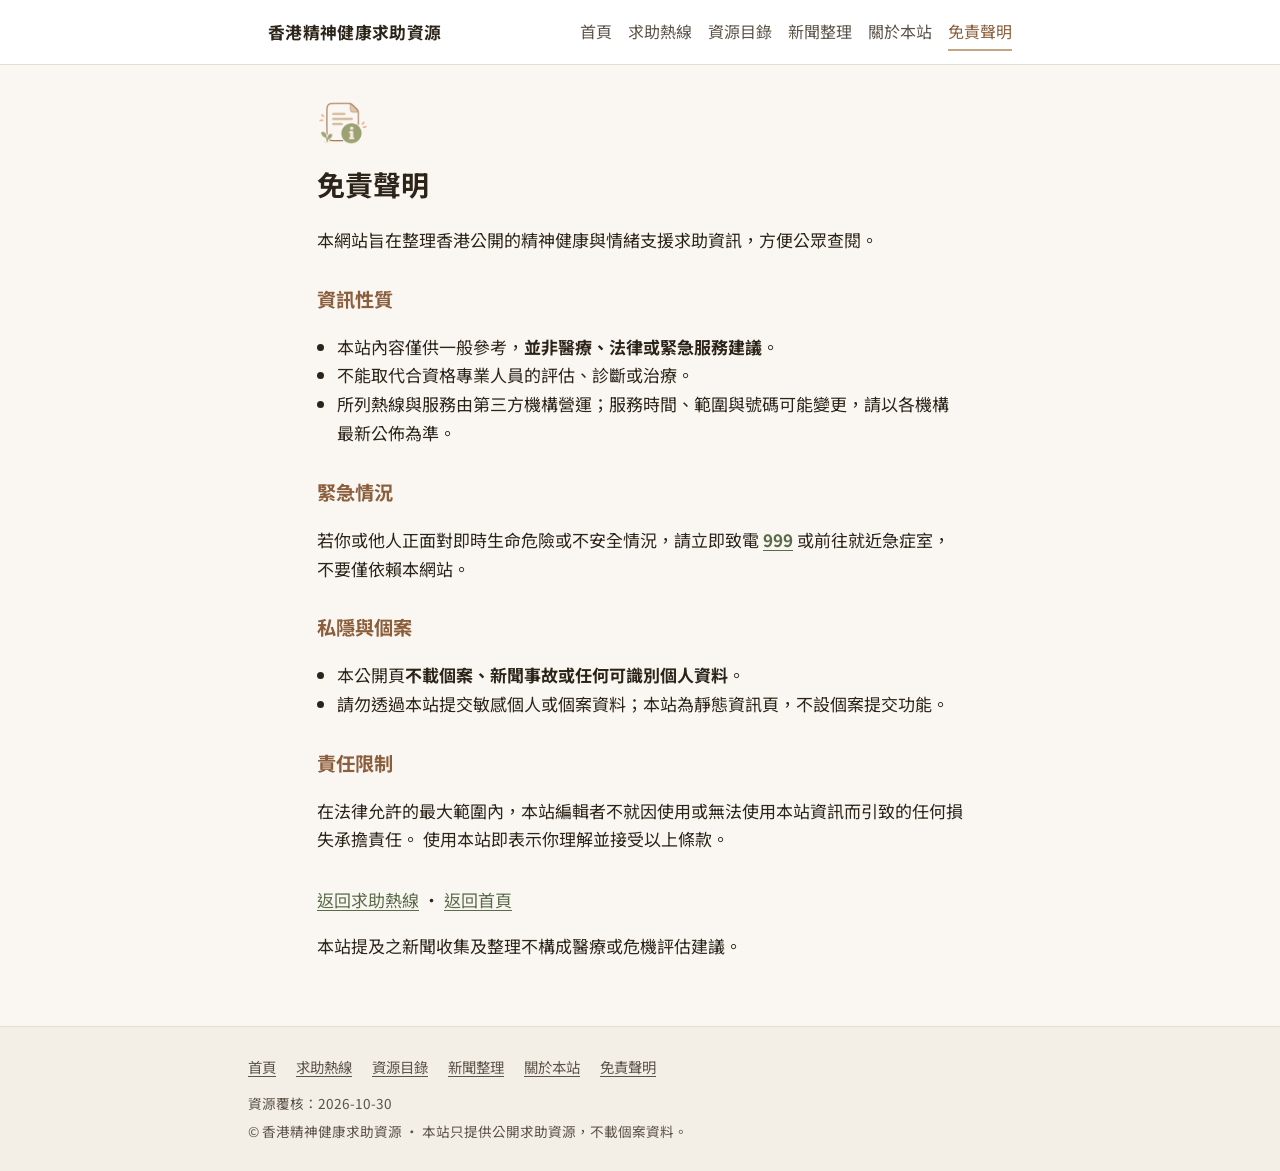
<file: disclaimer.html>
<!DOCTYPE html>
<html lang="zh-Hant">
<head>
  <meta charset="utf-8">
  <meta name="viewport" content="width=device-width, initial-scale=1">
  <meta name="description" content="香港精神健康求助資源公開頁免責聲明。">
  <title>免責聲明｜香港精神健康求助資源</title>
  <link rel="preconnect" href="https://fonts.googleapis.com">
  <link rel="preconnect" href="https://fonts.gstatic.com" crossorigin>
  <link href="https://fonts.googleapis.com/css2?family=Noto+Sans+TC:wght@400;600;700&display=swap" rel="stylesheet">
  <link rel="icon" href="assets/favicon-mark.svg" type="image/svg+xml">
  <link rel="stylesheet" href="styles.css">
</head>
<body>
  <a class="skip-link" href="#main">跳至主要內容</a>

  <header class="site-header">
    <div class="header-inner">
      <a class="brand" href="index.html">
        <span class="brand-name">香港精神健康求助資源</span>
      </a>
      <nav class="nav nav--desktop" aria-label="主要導覽">
          <a href="index.html">首頁</a>
          <a href="hotlines.html">求助熱線</a>
          <a href="directory.html">資源目錄</a>
          <a href="news-overview.html">新聞整理</a>
          <a href="about.html">關於本站</a>
          <a href="disclaimer.html" aria-current="page">免責聲明</a>
        </nav>
      <details class="nav-drawer">
        <summary class="nav-toggle">
          <span class="nav-toggle-label-closed">開啟選單</span>
          <span class="nav-toggle-label-open">關閉選單</span>
        </summary>
        <nav class="nav nav--drawer" aria-label="主要導覽">
          <a href="index.html">首頁</a>
          <a href="hotlines.html">求助熱線</a>
          <a href="directory.html">資源目錄</a>
          <a href="news-overview.html">新聞整理</a>
          <a href="about.html">關於本站</a>
          <a href="disclaimer.html" aria-current="page">免責聲明</a>
        </nav>
      </details>
    </div>
  </header>

  <main id="main">
    <article class="prose">
      <p class="page-icon-wrap" aria-hidden="true">
        <img class="page-icon" src="assets/icons/icon-disclaimer.png" alt="" width="52" height="52" loading="lazy" decoding="async">
      </p>
      <h1>免責聲明</h1>
      <p>
        本網站旨在整理香港公開的精神健康與情緒支援求助資訊，方便公眾查閱。
      </p>

      <h2>資訊性質</h2>
      <ul>
        <li>本站內容僅供一般參考，<strong>並非醫療、法律或緊急服務建議</strong>。</li>
        <li>不能取代合資格專業人員的評估、診斷或治療。</li>
        <li>所列熱線與服務由第三方機構營運；服務時間、範圍與號碼可能變更，請以各機構最新公佈為準。</li>
      </ul>

      <h2>緊急情況</h2>
      <p>
        若你或他人正面對即時生命危險或不安全情況，請立即致電
        <strong><a href="tel:999">999</a></strong>
        或前往就近急症室，不要僅依賴本網站。
      </p>

      <h2>私隱與個案</h2>
      <ul>
        <li>本公開頁<strong>不載個案、新聞事故或任何可識別個人資料</strong>。</li>
        <li>請勿透過本站提交敏感個人或個案資料；本站為靜態資訊頁，不設個案提交功能。</li>
      </ul>

      <h2>責任限制</h2>
      <p>
        在法律允許的最大範圍內，本站編輯者不就因使用或無法使用本站資訊而引致的任何損失承擔責任。
        使用本站即表示你理解並接受以上條款。
      </p>

      <p style="margin-top:2rem">
        <a href="hotlines.html">返回求助熱線</a>
        ·
        <a href="index.html">返回首頁</a>
      </p>
          <p>本站提及之新聞收集及整理不構成醫療或危機評估建議。</p>
    </article>
  </main>

  <footer class="site-footer">
    <div class="footer-inner">
      <nav class="footer-nav" aria-label="頁尾導覽">
        <a href="index.html">首頁</a>
        <a href="hotlines.html">求助熱線</a>
        <a href="directory.html">資源目錄</a>
        <a href="news-overview.html">新聞整理</a>
        <a href="about.html">關於本站</a>
        <a href="disclaimer.html">免責聲明</a>
      </nav>
      <p class="footer-meta">資源覆核：<time datetime="2026-10-30">2026-10-30</time></p>
      <p class="footer-copy">
        © 香港精神健康求助資源 · 本站只提供公開求助資源，不載個案資料。
      </p>
    </div>
  </footer>
</body>
</html>
</file>
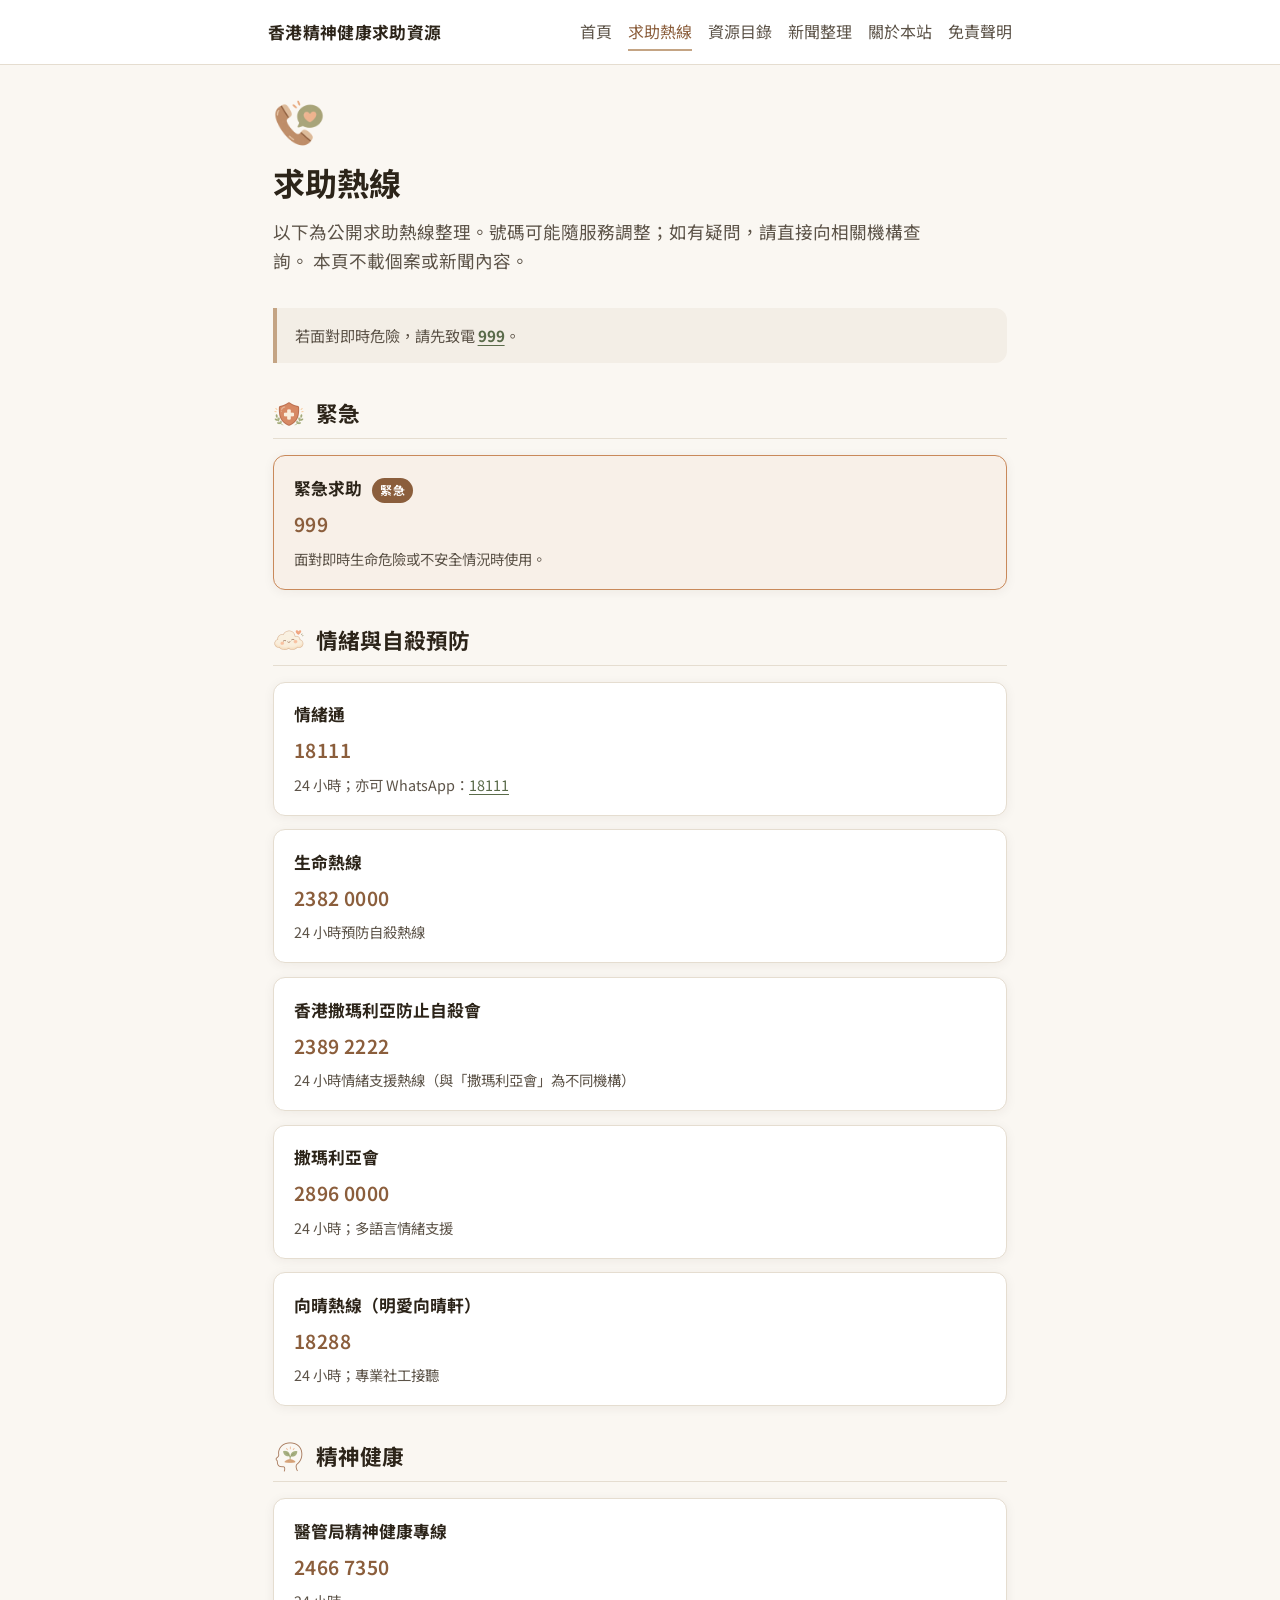
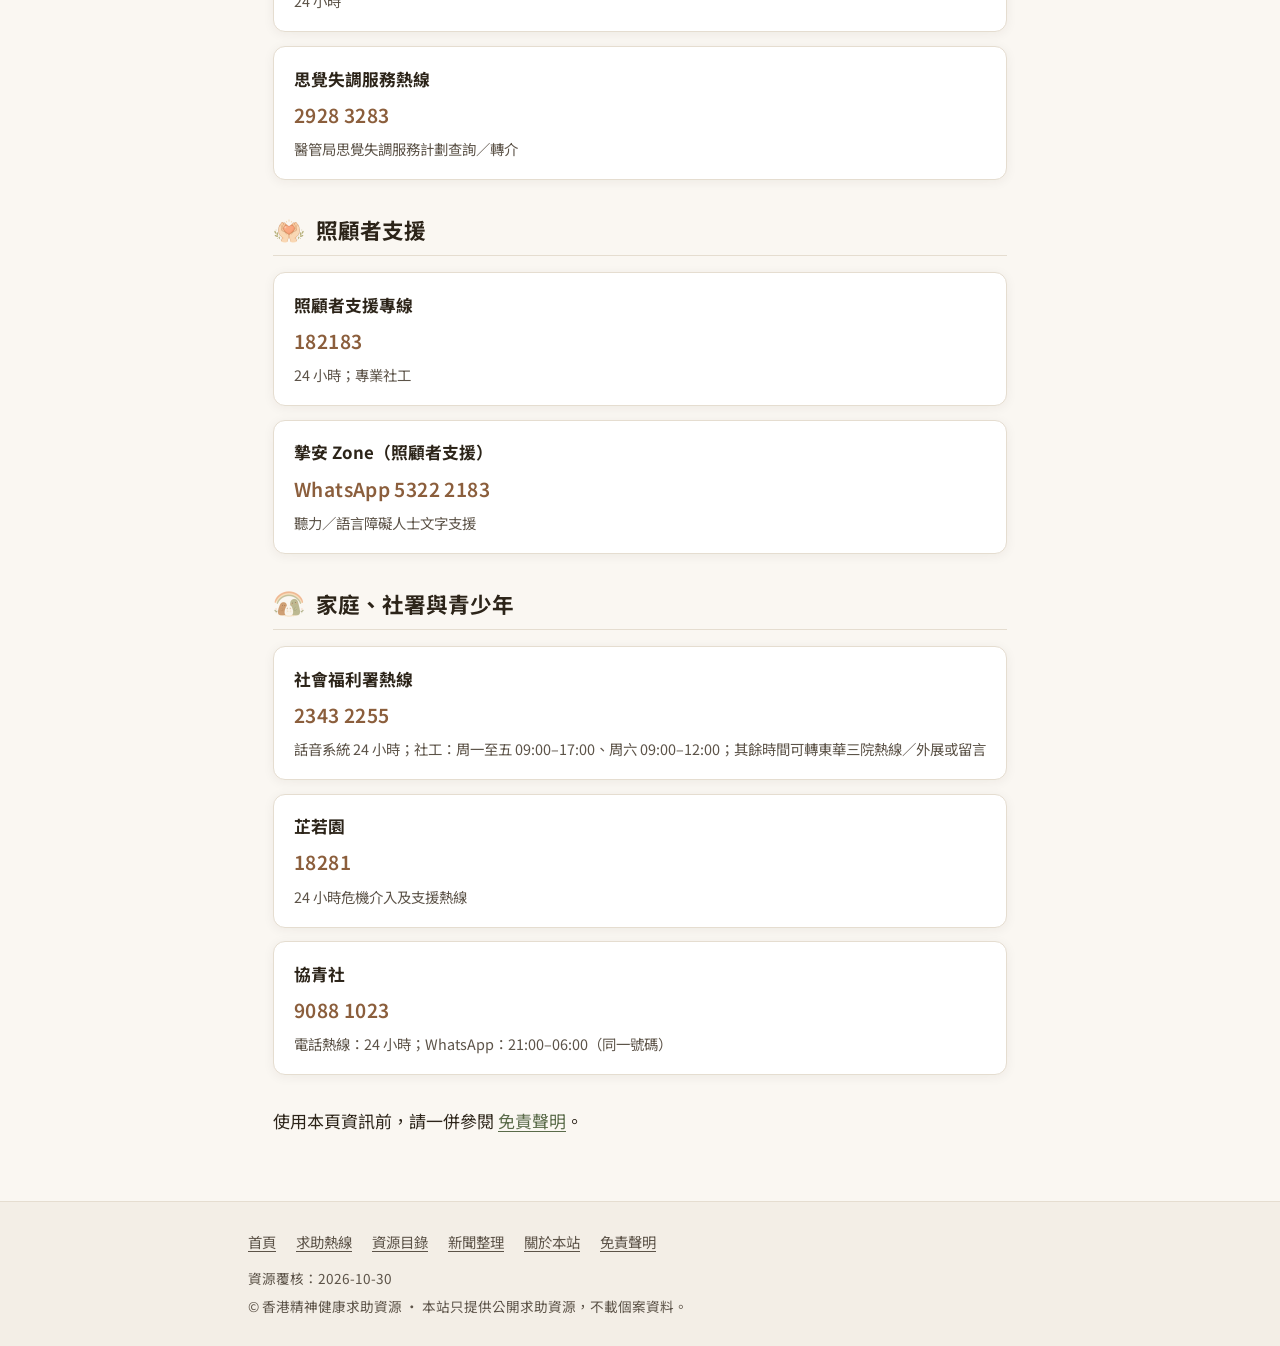
<file: hotlines.html>
<!DOCTYPE html>
<html lang="zh-Hant">
<head>
  <meta charset="utf-8">
  <meta name="viewport" content="width=device-width, initial-scale=1">
  <meta name="description" content="香港精神健康與情緒支援求助熱線一覽——公開求助資源頁。">
  <title>求助熱線｜香港精神健康求助資源</title>
  <link rel="preconnect" href="https://fonts.googleapis.com">
  <link rel="preconnect" href="https://fonts.gstatic.com" crossorigin>
  <link href="https://fonts.googleapis.com/css2?family=Noto+Sans+TC:wght@400;600;700&display=swap" rel="stylesheet">
  <link rel="icon" href="assets/favicon-mark.svg" type="image/svg+xml">
  <link rel="stylesheet" href="styles.css">
</head>
<body>
  <a class="skip-link" href="#main">跳至主要內容</a>

  <header class="site-header">
    <div class="header-inner">
      <a class="brand" href="index.html">
        <span class="brand-name">香港精神健康求助資源</span>
      </a>
      <nav class="nav nav--desktop" aria-label="主要導覽">
          <a href="index.html">首頁</a>
          <a href="hotlines.html" aria-current="page">求助熱線</a>
          <a href="directory.html">資源目錄</a>
          <a href="news-overview.html">新聞整理</a>
          <a href="about.html">關於本站</a>
          <a href="disclaimer.html">免責聲明</a>
        </nav>
      <details class="nav-drawer">
        <summary class="nav-toggle">
          <span class="nav-toggle-label-closed">開啟選單</span>
          <span class="nav-toggle-label-open">關閉選單</span>
        </summary>
        <nav class="nav nav--drawer" aria-label="主要導覽">
          <a href="index.html">首頁</a>
          <a href="hotlines.html" aria-current="page">求助熱線</a>
          <a href="directory.html">資源目錄</a>
          <a href="news-overview.html">新聞整理</a>
          <a href="about.html">關於本站</a>
          <a href="disclaimer.html">免責聲明</a>
        </nav>
      </details>
    </div>
  </header>

  <main id="main">
    <section class="hero">
      <p class="page-icon-wrap" aria-hidden="true">
        <img class="page-icon" src="assets/icons/icon-hotlines.png" alt="" width="52" height="52" decoding="async">
      </p>
      <h1>求助熱線</h1>
      <p class="lead">
        以下為公開求助熱線整理。號碼可能隨服務調整；如有疑問，請直接向相關機構查詢。
        本頁不載個案或新聞內容。
      </p>
    </section>

    <aside class="note" role="note">
      若面對即時危險，請先致電 <strong><a href="tel:999">999</a></strong>。
    </aside>

    <h2 class="section-title" id="cat-emergency"><img class="section-icon" src="assets/icons/icon-emergency.png" alt="" width="32" height="32" loading="lazy" decoding="async" aria-hidden="true"> 緊急</h2>
    <ul class="hotline-list">
      <li class="hotline urgent">
        <p class="hotline-name">緊急求助 <span class="badge">緊急</span></p>
        <p class="hotline-num"><a href="tel:999">999</a></p>
        <p class="hotline-note">面對即時生命危險或不安全情況時使用。</p>
      </li>
    </ul>

    <h2 class="section-title" id="cat-emotion"><img class="section-icon" src="assets/icons/icon-emotion.png" alt="" width="32" height="32" loading="lazy" decoding="async" aria-hidden="true"> 情緒與自殺預防</h2>
    <ul class="hotline-list">
      <li class="hotline">
        <p class="hotline-name">情緒通</p>
        <p class="hotline-num"><a href="tel:18111">18111</a></p>
        <p class="hotline-note">24 小時；亦可 WhatsApp：<a href="https://wa.me/85218111">18111</a></p>
      </li>
      <li class="hotline">
        <p class="hotline-name">生命熱線</p>
        <p class="hotline-num"><a href="tel:23820000">2382 0000</a></p>
        <p class="hotline-note">24 小時預防自殺熱線</p>
      </li>
      <li class="hotline">
        <p class="hotline-name">香港撒瑪利亞防止自殺會</p>
        <p class="hotline-num"><a href="tel:23892222">2389 2222</a></p>
        <p class="hotline-note">24 小時情緒支援熱線（與「撒瑪利亞會」為不同機構）</p>
      </li>
      <li class="hotline">
        <p class="hotline-name">撒瑪利亞會</p>
        <p class="hotline-num"><a href="tel:28960000">2896 0000</a></p>
        <p class="hotline-note">24 小時；多語言情緒支援</p>
      </li>
      <li class="hotline">
        <p class="hotline-name">向晴熱線（明愛向晴軒）</p>
        <p class="hotline-num"><a href="tel:18288">18288</a></p>
        <p class="hotline-note">24 小時；專業社工接聽</p>
      </li>
    </ul>

    <h2 class="section-title" id="cat-mh"><img class="section-icon" src="assets/icons/icon-mental-health.png" alt="" width="32" height="32" loading="lazy" decoding="async" aria-hidden="true"> 精神健康</h2>
    <ul class="hotline-list">
      <li class="hotline">
        <p class="hotline-name">醫管局精神健康專線</p>
        <p class="hotline-num"><a href="tel:24667350">2466 7350</a></p>
        <p class="hotline-note">24 小時</p>
      </li>
      <li class="hotline">
        <p class="hotline-name">思覺失調服務熱線</p>
        <p class="hotline-num"><a href="tel:29283283">2928 3283</a></p>
        <p class="hotline-note">醫管局思覺失調服務計劃查詢／轉介</p>
      </li>
    </ul>

    <h2 class="section-title" id="cat-carer"><img class="section-icon" src="assets/icons/icon-caregiver.png" alt="" width="32" height="32" loading="lazy" decoding="async" aria-hidden="true"> 照顧者支援</h2>
    <ul class="hotline-list">
      <li class="hotline">
        <p class="hotline-name">照顧者支援專線</p>
        <p class="hotline-num"><a href="tel:182183">182183</a></p>
        <p class="hotline-note">24 小時；專業社工</p>
      </li>
      <li class="hotline">
        <p class="hotline-name">摯安 Zone（照顧者支援）</p>
        <p class="hotline-num"><a href="https://wa.me/85253222183">WhatsApp 5322 2183</a></p>
        <p class="hotline-note">聽力／語言障礙人士文字支援</p>
      </li>
    </ul>

    <h2 class="section-title" id="cat-family"><img class="section-icon" src="assets/icons/icon-family.png" alt="" width="32" height="32" loading="lazy" decoding="async" aria-hidden="true"> 家庭、社署與青少年</h2>
    <ul class="hotline-list">
      <li class="hotline">
        <p class="hotline-name">社會福利署熱線</p>
        <p class="hotline-num"><a href="tel:23432255">2343 2255</a></p>
        <p class="hotline-note">話音系統 24 小時；社工：周一至五 09:00–17:00、周六 09:00–12:00；其餘時間可轉東華三院熱線／外展或留言</p>
      </li>
      <li class="hotline">
        <p class="hotline-name">芷若園</p>
        <p class="hotline-num"><a href="tel:18281">18281</a></p>
        <p class="hotline-note">24 小時危機介入及支援熱線</p>
      </li>
      <li class="hotline">
        <p class="hotline-name">協青社</p>
        <p class="hotline-num"><a href="tel:90881023">9088 1023</a></p>
        <p class="hotline-note">電話熱線：24 小時；WhatsApp：21:00–06:00（同一號碼）</p>
      </li>
    </ul>

    <p class="prose" style="margin-top:2rem">
      使用本頁資訊前，請一併參閱
      <a href="disclaimer.html">免責聲明</a>。
    </p>
  </main>

  <footer class="site-footer">
    <div class="footer-inner">
      <nav class="footer-nav" aria-label="頁尾導覽">
        <a href="index.html">首頁</a>
        <a href="hotlines.html">求助熱線</a>
        <a href="directory.html">資源目錄</a>
        <a href="news-overview.html">新聞整理</a>
        <a href="about.html">關於本站</a>
        <a href="disclaimer.html">免責聲明</a>
      </nav>
      <p class="footer-meta">資源覆核：<time datetime="2026-10-30">2026-10-30</time></p>
      <p class="footer-copy">
        © 香港精神健康求助資源 · 本站只提供公開求助資源，不載個案資料。
      </p>
    </div>
  </footer>
</body>
</html>
</file>
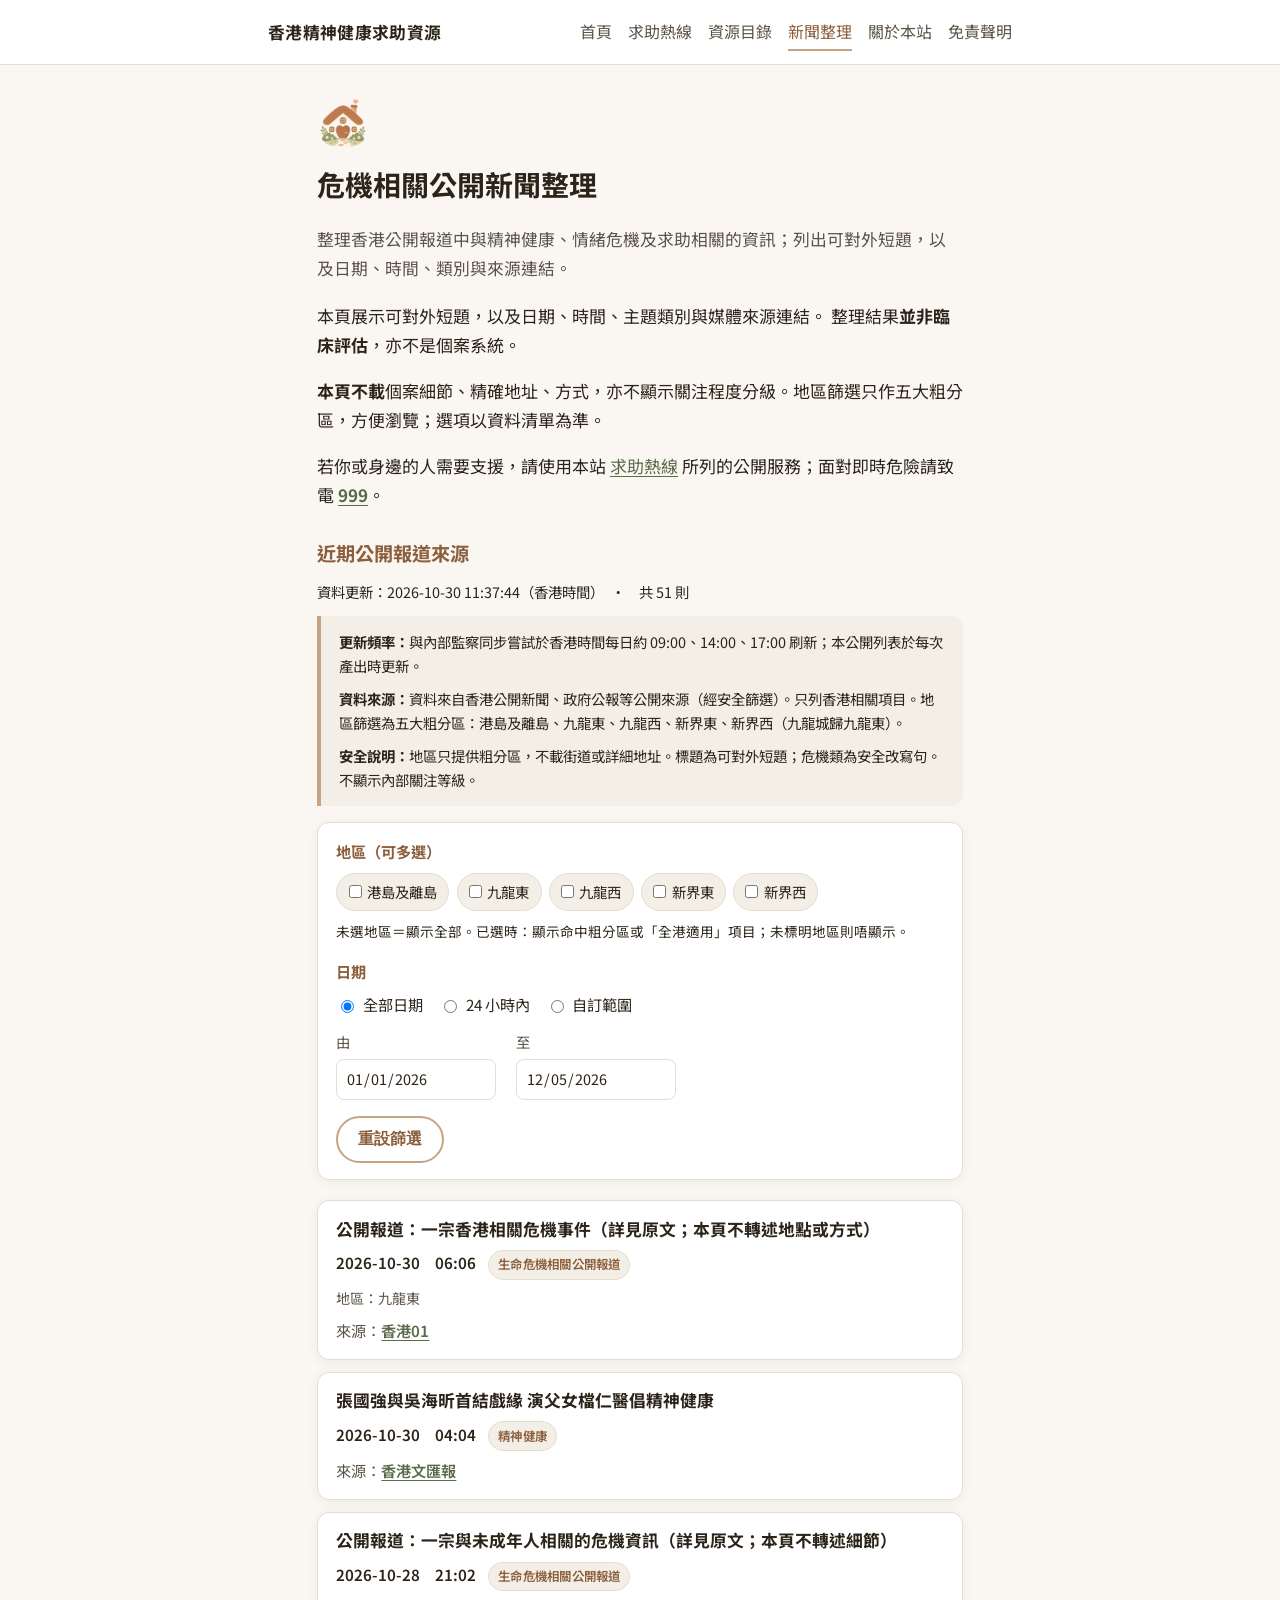
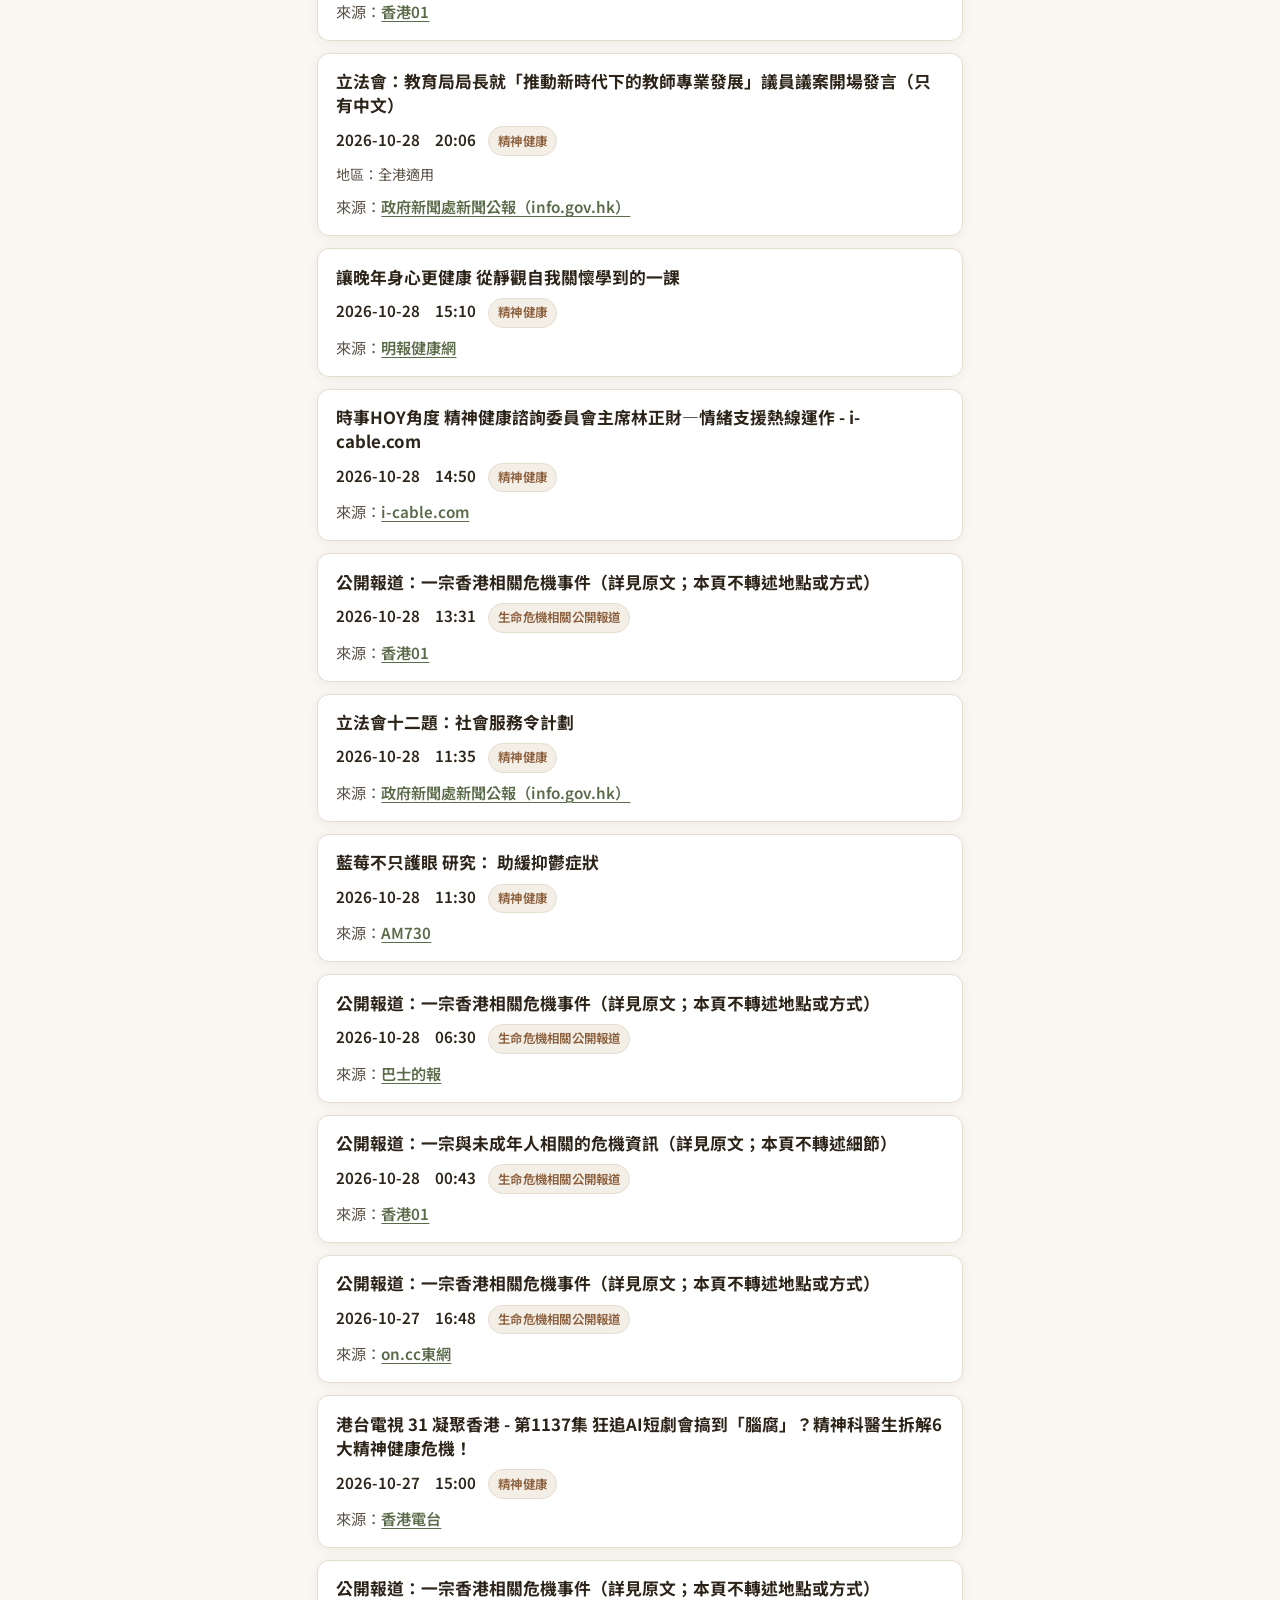
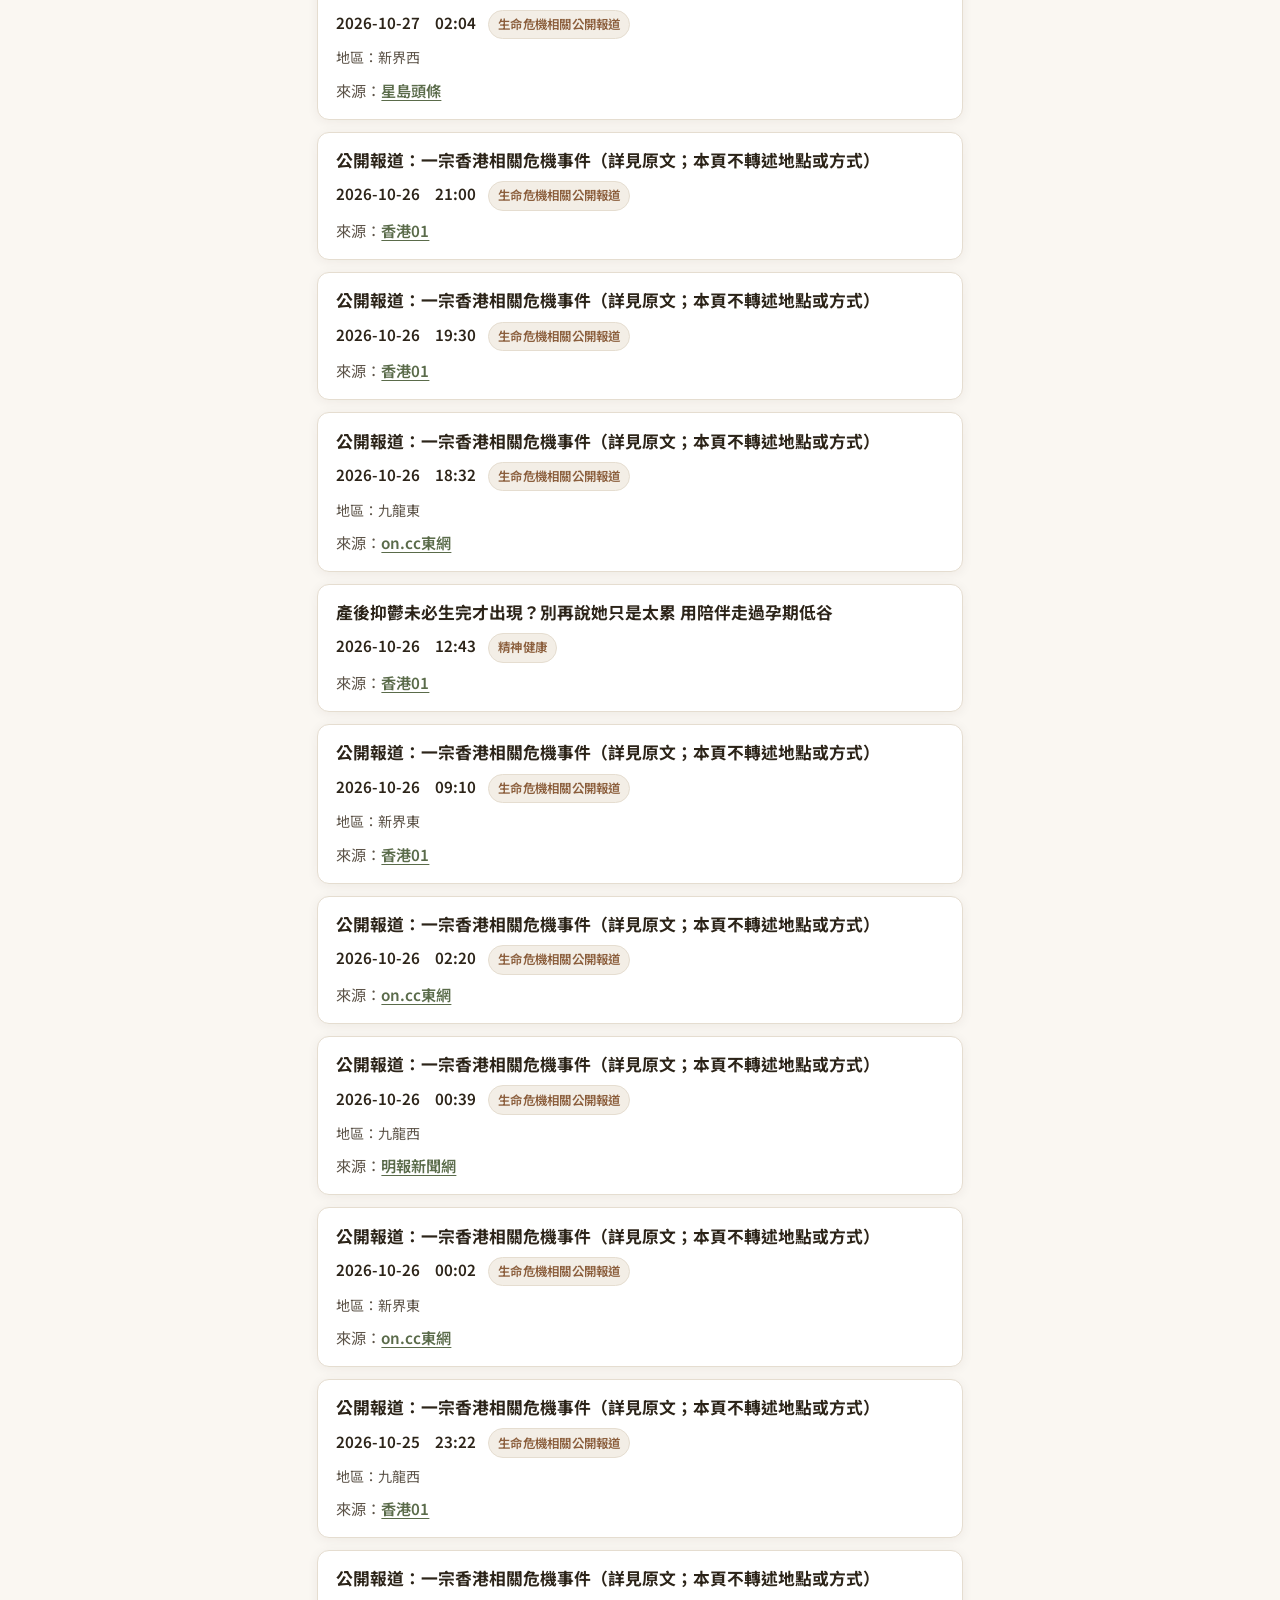
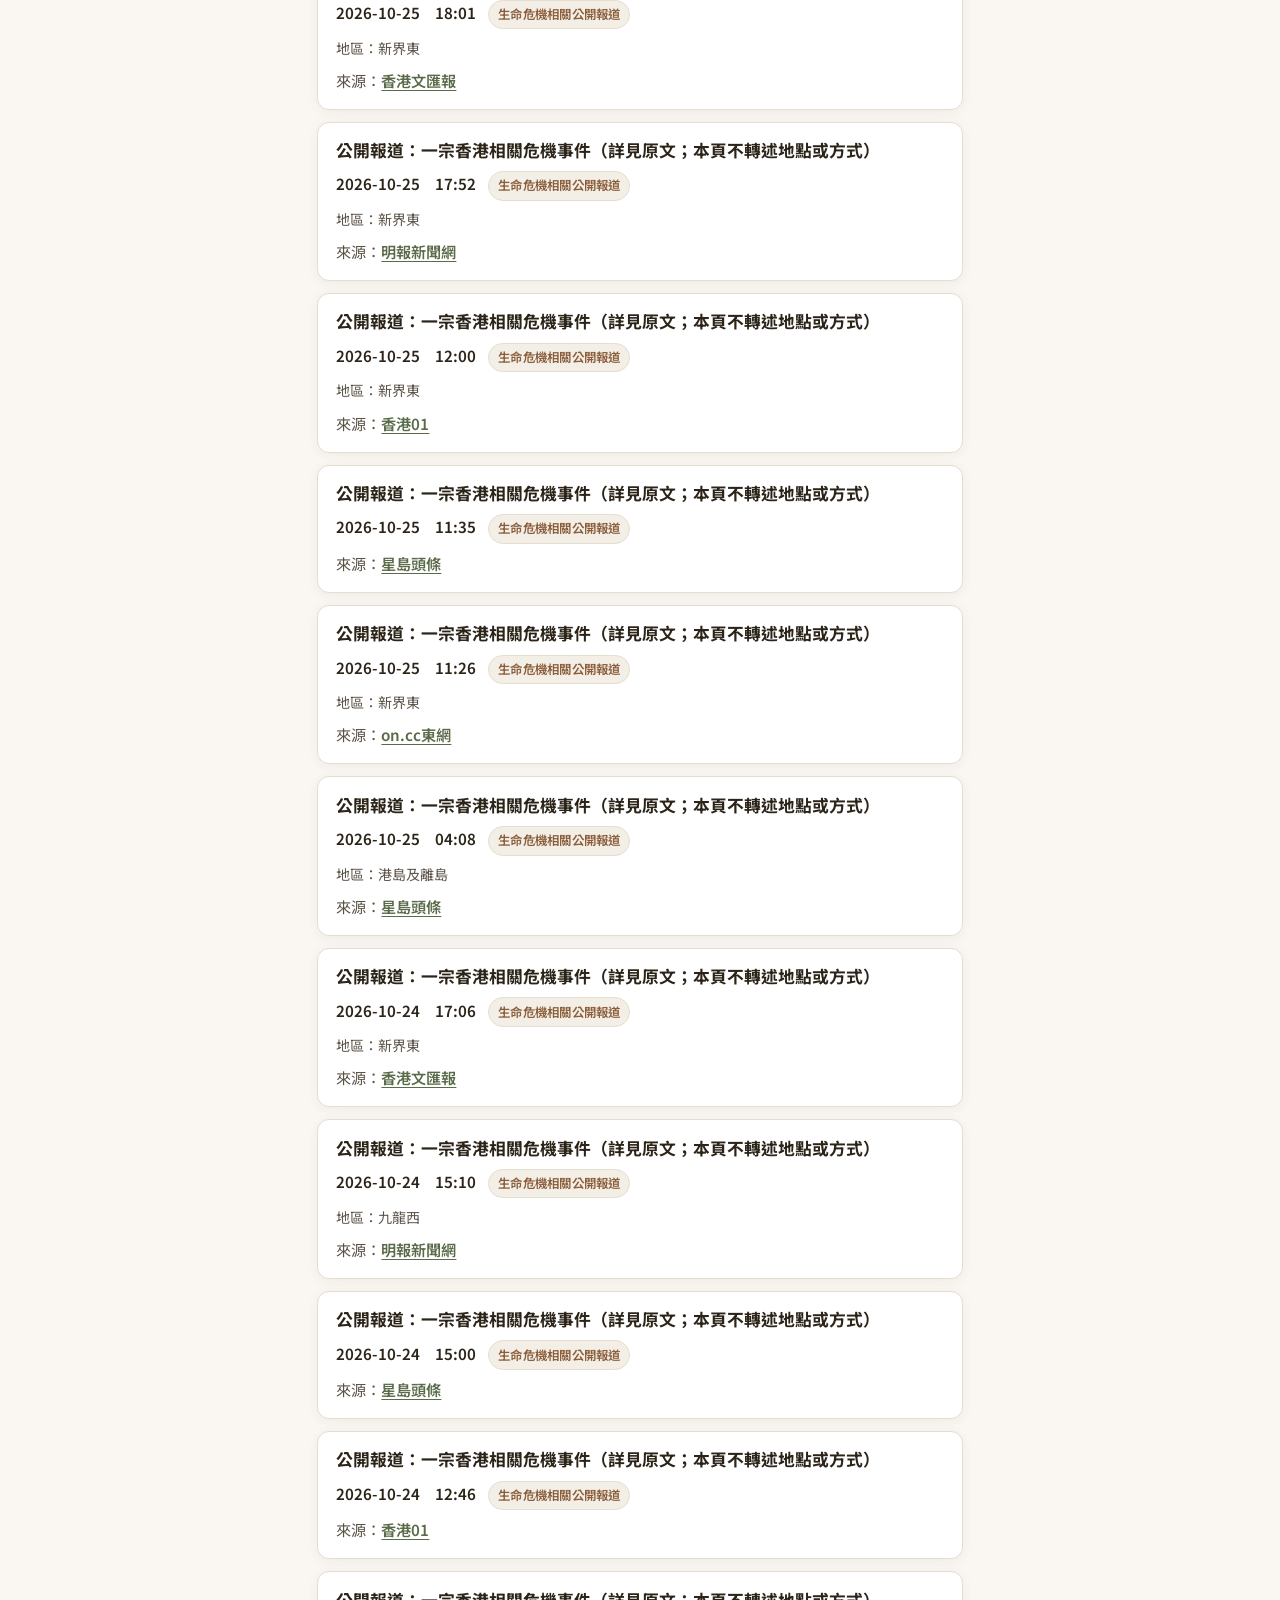
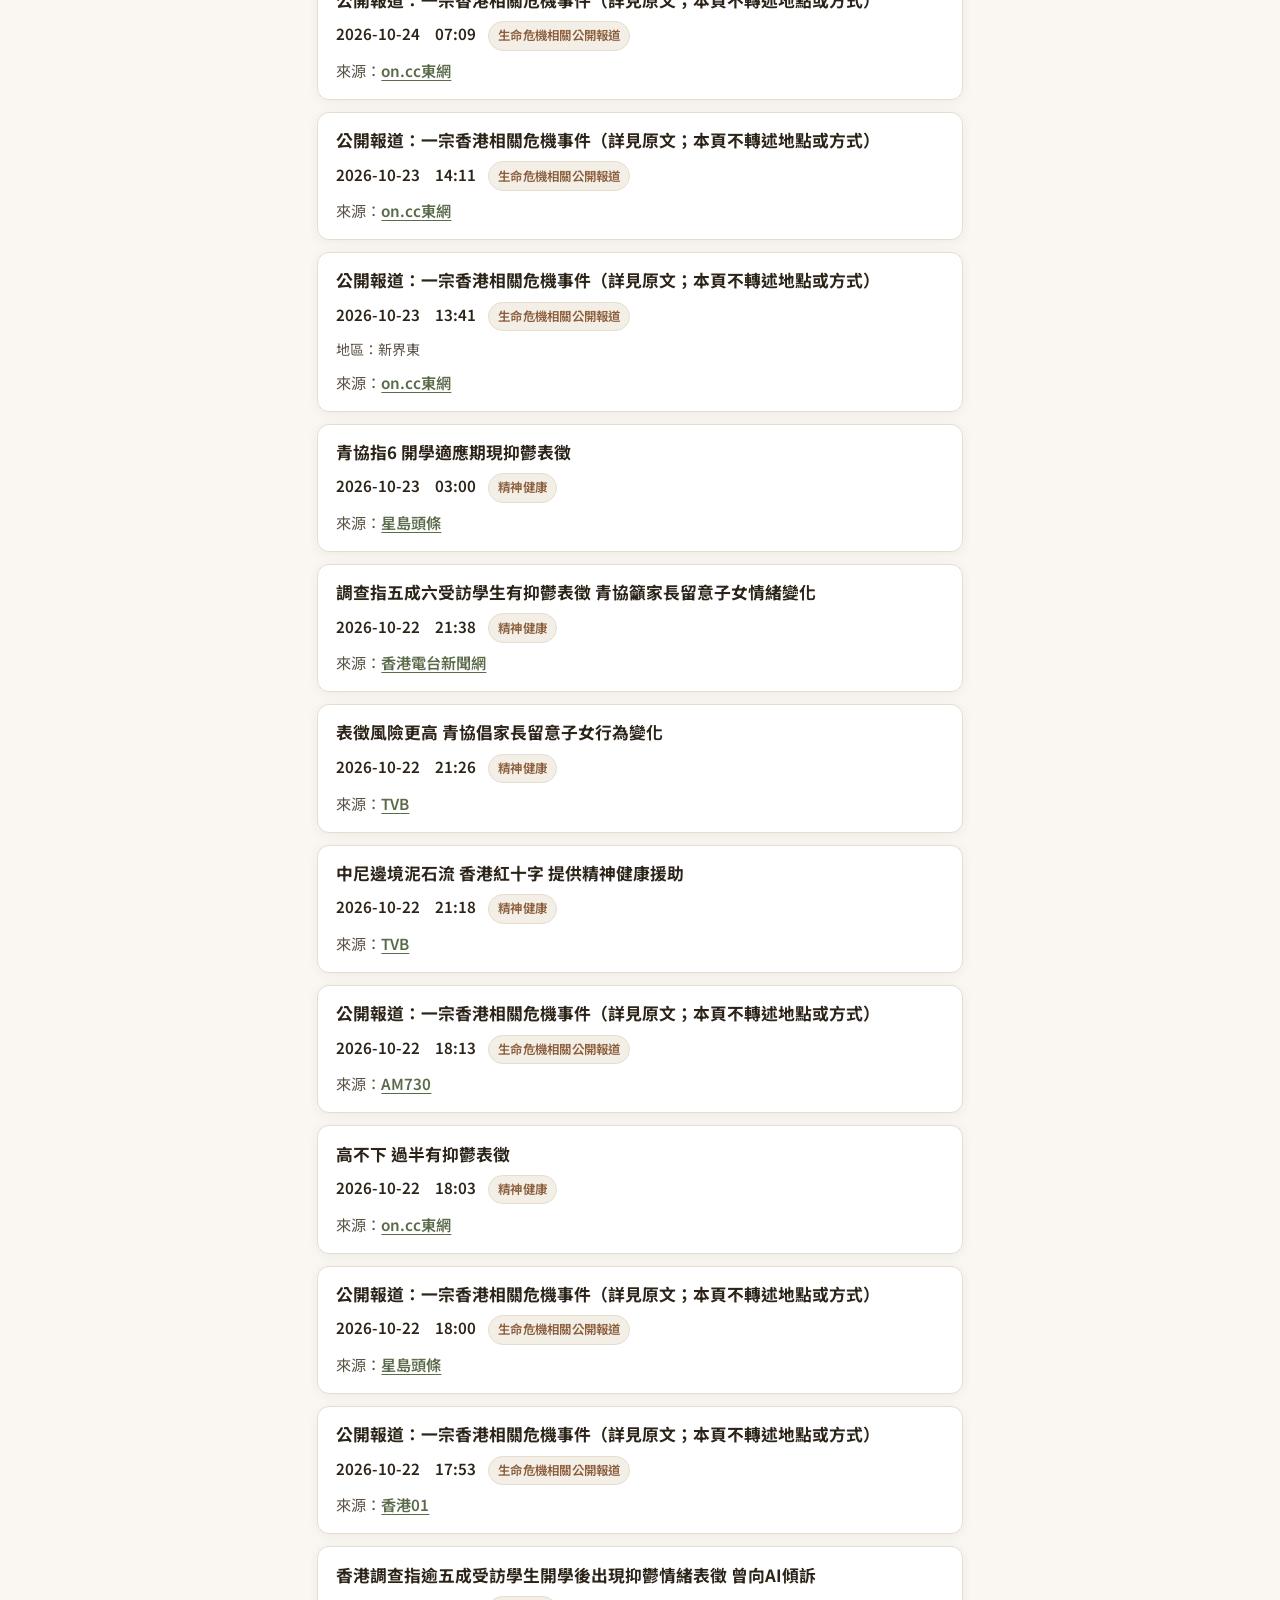
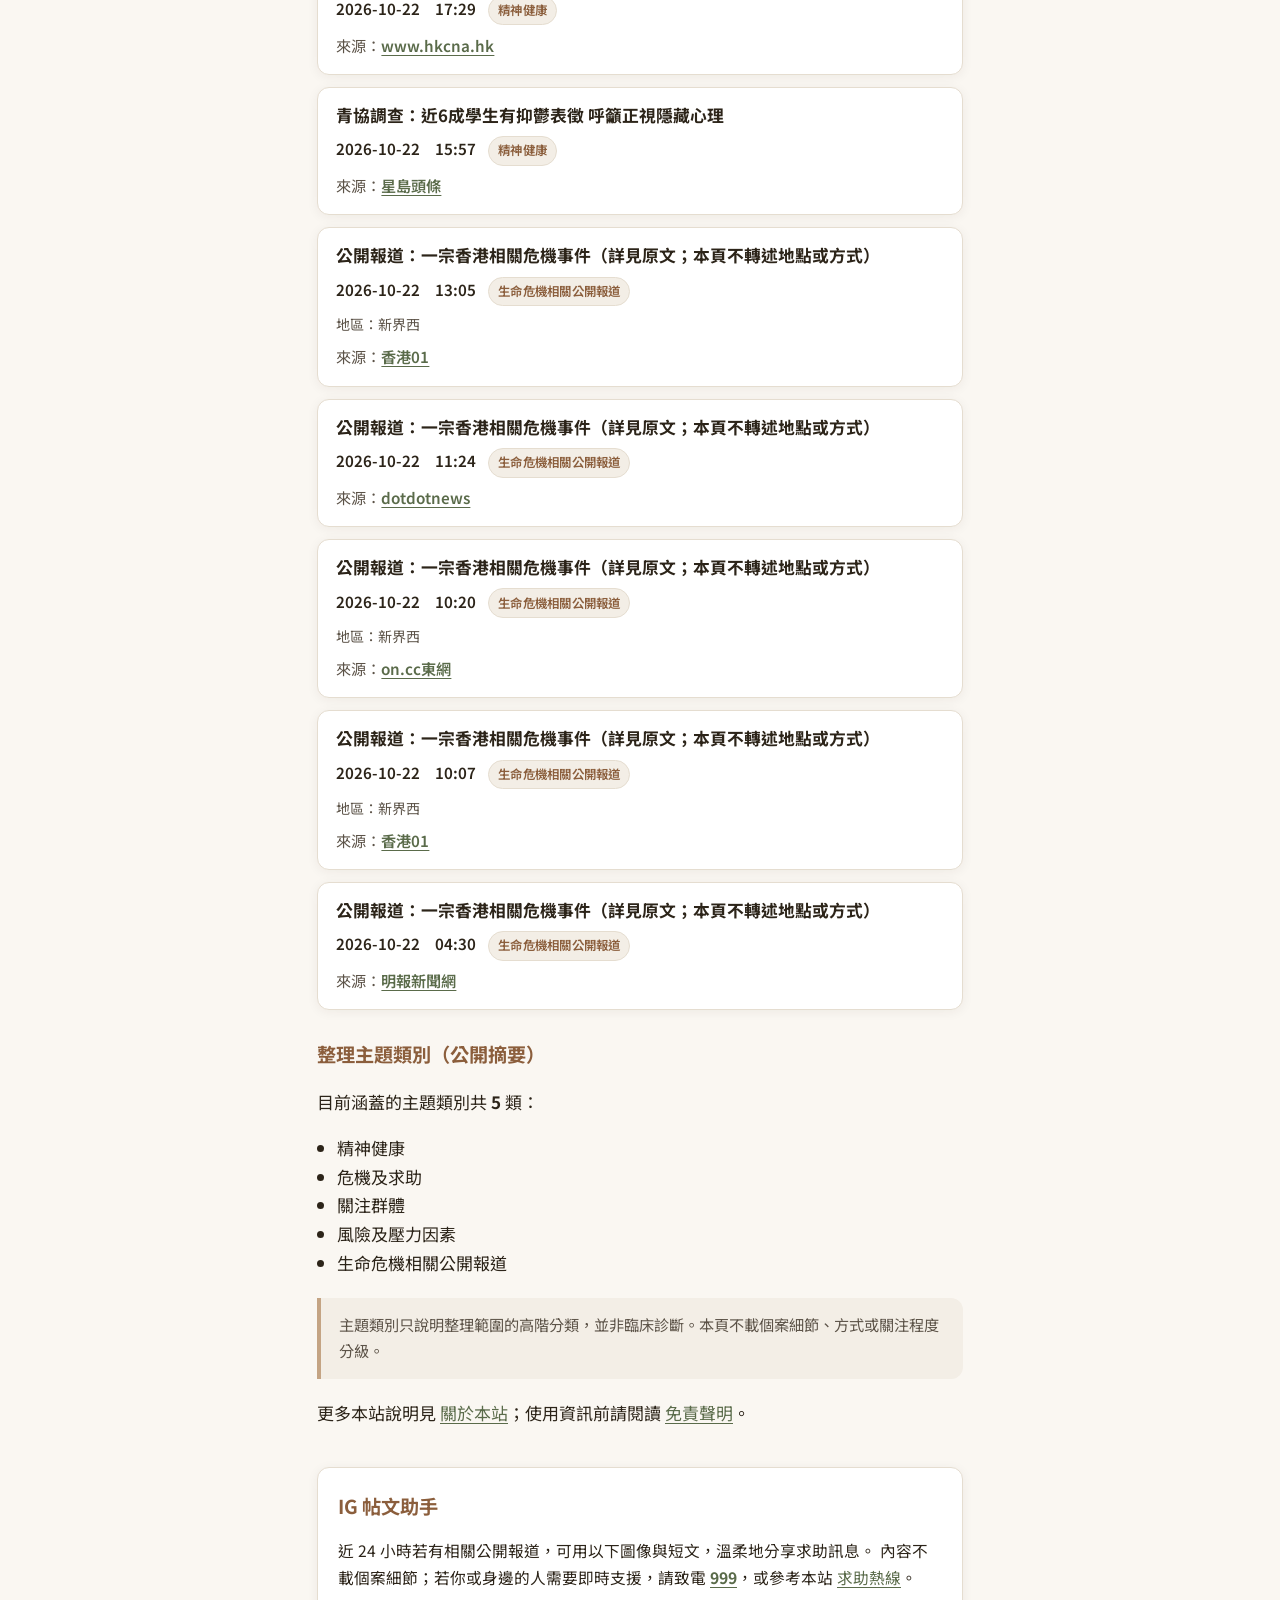
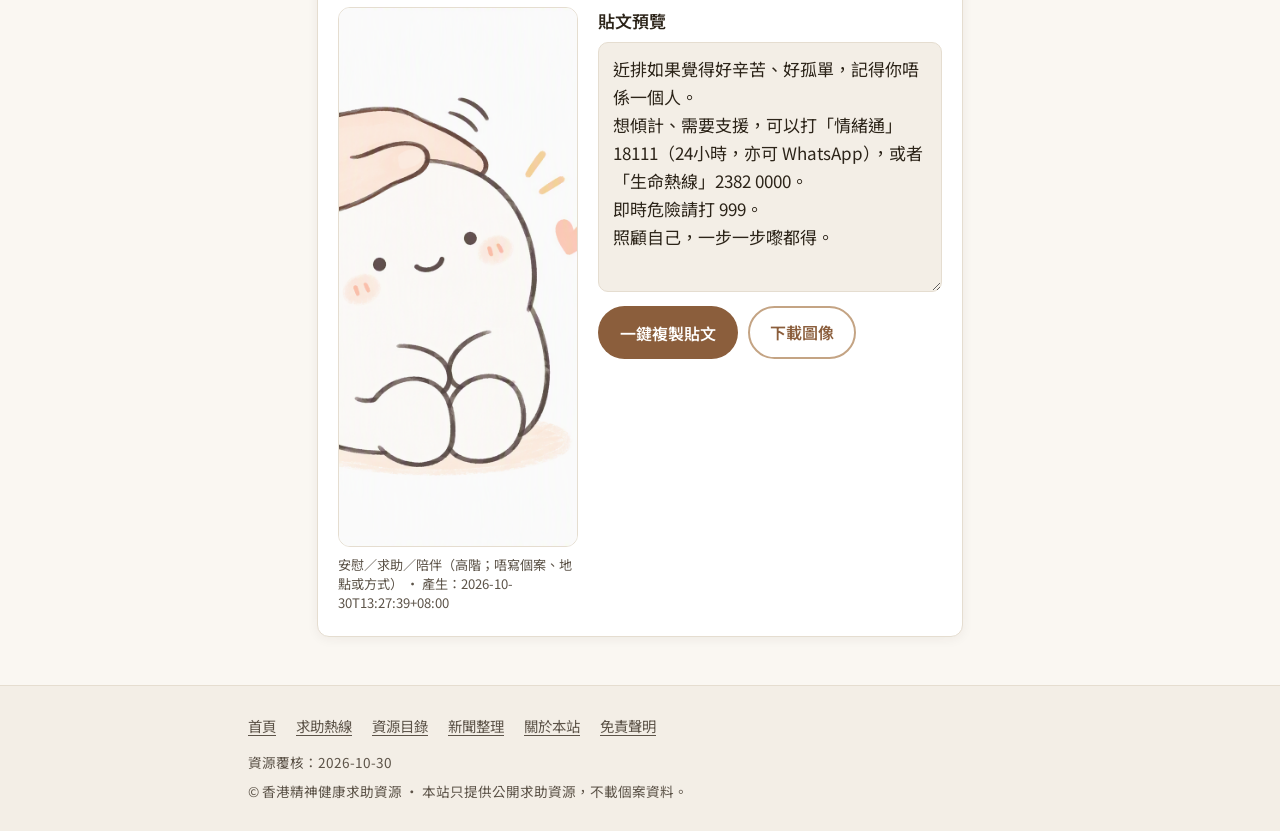
<file: news-overview.html>
<!DOCTYPE html>
<html lang="zh-Hant">
<head>
  <meta charset="utf-8">
  <meta name="viewport" content="width=device-width, initial-scale=1">
  <meta name="description" content="危機相關公開新聞整理——列出可對外短題，以及日期、時間、類別與來源連結；可按粗分區與日期篩選；不載個案細節或方式。">
  <title>危機相關公開新聞整理｜香港精神健康求助資源</title>
  <link rel="preconnect" href="https://fonts.googleapis.com">
  <link rel="preconnect" href="https://fonts.gstatic.com" crossorigin>
  <link href="https://fonts.googleapis.com/css2?family=Noto+Sans+TC:wght@400;600;700&display=swap" rel="stylesheet">
  <link rel="icon" href="assets/favicon-mark.svg" type="image/svg+xml">
  <link rel="stylesheet" href="styles.css">
</head>
<body>
  <a class="skip-link" href="#main">跳至主要內容</a>

  <header class="site-header">
    <div class="header-inner">
      <a class="brand" href="index.html">
        <span class="brand-name">香港精神健康求助資源</span>
      </a>
      <nav class="nav nav--desktop" aria-label="主要導覽">
          <a href="index.html">首頁</a>
          <a href="hotlines.html">求助熱線</a>
          <a href="directory.html">資源目錄</a>
          <a href="news-overview.html" aria-current="page">新聞整理</a>
          <a href="about.html">關於本站</a>
          <a href="disclaimer.html">免責聲明</a>
        </nav>
      <details class="nav-drawer">
        <summary class="nav-toggle">
          <span class="nav-toggle-label-closed">開啟選單</span>
          <span class="nav-toggle-label-open">關閉選單</span>
        </summary>
        <nav class="nav nav--drawer" aria-label="主要導覽">
          <a href="index.html">首頁</a>
          <a href="hotlines.html">求助熱線</a>
          <a href="directory.html">資源目錄</a>
          <a href="news-overview.html" aria-current="page">新聞整理</a>
          <a href="about.html">關於本站</a>
          <a href="disclaimer.html">免責聲明</a>
        </nav>
      </details>
    </div>
  </header>

  <main id="main">
    <article class="prose">
      <p class="page-icon-wrap" aria-hidden="true">
        <img class="page-icon" src="assets/icons/icon-about.png" alt="" width="52" height="52" loading="lazy" decoding="async">
      </p>
      <h1>危機相關公開新聞整理</h1>
      <p class="lead" style="color:var(--ink-muted);font-size:1.05rem;max-width:38em">
        整理香港公開報道中與精神健康、情緒危機及求助相關的資訊；列出可對外短題，以及日期、時間、類別與來源連結。
      </p>

      <p>
        本頁展示可對外短題，以及日期、時間、主題類別與媒體來源連結。
        整理結果<strong>並非臨床評估</strong>，亦不是個案系統。
      </p>
      <p>
        <strong>本頁不載</strong>個案細節、精確地址、方式，亦不顯示關注程度分級。地區篩選只作五大粗分區，方便瀏覽；選項以資料清單為準。
      </p>
      <p>
        若你或身邊的人需要支援，請使用本站
        <a href="hotlines.html">求助熱線</a>
        所列的公開服務；面對即時危險請致電
        <strong><a href="tel:999">999</a></strong>。
      </p>

      <h2>近期公開報道來源</h2>
      <p id="news-feed-meta" class="news-feed-meta" hidden></p>
      <div id="news-feed-notes" class="news-feed-notes" hidden></div>

      <form id="news-filters" class="news-filters" aria-label="新聞列表篩選">
        <fieldset class="news-filter-fieldset">
          <legend>地區（可多選）</legend>
          <div class="news-filter-chips" id="region-filters" role="group" aria-label="地區"></div>
          <p class="news-filter-hint" id="region-hint">未選地區＝顯示全部。已選時：顯示命中粗分區或「全港適用」項目；未標明地區則唔顯示。</p>
        </fieldset>

        <fieldset class="news-filter-fieldset">
          <legend>日期</legend>
          <div class="news-filter-date-mode" role="radiogroup" aria-label="日期模式">
            <label class="news-filter-radio">
              <input type="radio" name="date_mode" value="all" checked>
              <span>全部日期</span>
            </label>
            <label class="news-filter-radio">
              <input type="radio" name="date_mode" value="24h">
              <span>24 小時內</span>
            </label>
            <label class="news-filter-radio">
              <input type="radio" name="date_mode" value="custom">
              <span>自訂範圍</span>
            </label>
          </div>
          <div class="news-filter-date-range" id="custom-date-range" hidden>
            <label class="news-filter-date-field">
              <span>由</span>
              <input type="date" id="date-from" name="date_from" min="2026-01-01" value="2026-01-01">
            </label>
            <label class="news-filter-date-field">
              <span>至</span>
              <input type="date" id="date-to" name="date_to" min="2026-01-01">
            </label>
          </div>
        </fieldset>

        <div class="news-filter-actions">
          <button type="button" class="btn btn-secondary" id="filters-reset">重設篩選</button>
        </div>
      </form>

      <div id="news-feed-status" class="news-feed-status" role="status" aria-live="polite">正在載入列表…</div>
      <ol id="news-feed-list" class="news-feed-list" hidden></ol>
      <noscript>
        <p class="note" role="note">請啟用 JavaScript 以載入公開新聞來源列表，或稍後再試。</p>
      </noscript>

      <h2>整理主題類別（公開摘要）</h2>
      <p>目前涵蓋的主題類別共 <strong>5</strong> 類：</p>
      <ul>
        <li>精神健康</li>
        <li>危機及求助</li>
        <li>關注群體</li>
        <li>風險及壓力因素</li>
        <li>生命危機相關公開報道</li>
      </ul>
      <aside class="note" role="note">
        主題類別只說明整理範圍的高階分類，並非臨床診斷。本頁不載個案細節、方式或關注程度分級。
      </aside>

      <p>
        更多本站說明見 <a href="about.html">關於本站</a>；使用資訊前請閱讀
        <a href="disclaimer.html">免責聲明</a>。
      </p>

      <section id="ig-post-helper" class="ig-post-helper" hidden aria-hidden="true">
        <h2 id="ig-post-heading">IG 帖文助手</h2>
        <p class="ig-post-lead">
          近 24 小時若有相關公開報道，可用以下圖像與短文，溫柔地分享求助訊息。
          內容不載個案細節；若你或身邊的人需要即時支援，請致電
          <strong><a href="tel:999">999</a></strong>，或參考本站
          <a href="hotlines.html">求助熱線</a>。
        </p>
        <div class="ig-post-layout">
          <figure class="ig-post-preview">
            <img id="ig-post-image" class="ig-post-image" src="" alt="分享貼文預覽圖" width="540" height="540" hidden>
            <p id="ig-post-image-fallback" class="ig-post-image-fallback note" hidden>圖像稍後提供。你仍可複製下方貼文。</p>
            <figcaption id="ig-post-meta" class="ig-post-meta"></figcaption>
          </figure>
          <div class="ig-post-copy-panel">
            <label class="ig-post-caption-label" for="ig-post-caption">貼文預覽</label>
            <textarea id="ig-post-caption" class="ig-post-caption" rows="8" readonly></textarea>
            <div class="ig-post-actions">
              <button type="button" class="btn btn-primary" id="ig-post-copy">一鍵複製貼文</button>
              <a class="btn btn-secondary" id="ig-post-download" href="#" download hidden>下載圖像</a>
            </div>
            <p id="ig-post-status" class="ig-post-status" role="status" aria-live="polite"></p>
          </div>
        </div>
      </section>
    </article>
  </main>

  <footer class="site-footer">
    <div class="footer-inner">
      <nav class="footer-nav" aria-label="頁尾導覽">
        <a href="index.html">首頁</a>
        <a href="hotlines.html">求助熱線</a>
        <a href="directory.html">資源目錄</a>
        <a href="news-overview.html">新聞整理</a>
        <a href="about.html">關於本站</a>
        <a href="disclaimer.html">免責聲明</a>
      </nav>
      <p class="footer-meta">資源覆核：<time datetime="2026-10-30">2026-10-30</time></p>
      <p class="footer-copy">
        © 香港精神健康求助資源 · 本站只提供公開求助資源，不載個案資料。
      </p>
    </div>
  </footer>

  <script>
  (function () {
    var FEED_URL = "public-news-feed.json";
    var DATE_MIN = "2026-01-01";
    /* 五大粗分區 DEFAULT；載入後以 feed.regions 為準 */
    var DEFAULT_REGIONS = [
      { id: "hk_island_islands", label: "港島及離島" },
      { id: "kowloon_east", label: "九龍東" },
      { id: "kowloon_west", label: "九龍西" },
      { id: "nt_east", label: "新界東" },
      { id: "nt_west", label: "新界西" }
    ];
    var HIDDEN_REGION_IDS = { kowloon_central: true };

    var statusEl = document.getElementById("news-feed-status");
    var listEl = document.getElementById("news-feed-list");
    var metaEl = document.getElementById("news-feed-meta");
    var notesEl = document.getElementById("news-feed-notes");
    var regionBox = document.getElementById("region-filters");
    var customRange = document.getElementById("custom-date-range");
    var dateFrom = document.getElementById("date-from");
    var dateTo = document.getElementById("date-to");
    var form = document.getElementById("news-filters");

    var allItems = [];
    var regionsCatalog = DEFAULT_REGIONS.slice();
    var feedUpdatedAt = null;

    function esc(s) {
      return String(s == null ? "" : s)
        .replace(/&/g, "&amp;")
        .replace(/</g, "&lt;")
        .replace(/>/g, "&gt;")
        .replace(/"/g, "&quot;");
    }

    function isHttpUrl(u) {
      try {
        var x = new URL(u);
        return x.protocol === "http:" || x.protocol === "https:";
      } catch (e) {
        return false;
      }
    }

    function todayHK() {
      try {
        return new Intl.DateTimeFormat("en-CA", {
          timeZone: "Asia/Hong_Kong",
          year: "numeric",
          month: "2-digit",
          day: "2-digit"
        }).format(new Date());
      } catch (e) {
        return new Date().toISOString().slice(0, 10);
      }
    }

    function pad2(n) { return n < 10 ? "0" + n : String(n); }

    function parseItemDateTime(it) {
      if (it.published_at) {
        var t0 = Date.parse(it.published_at);
        if (!isNaN(t0)) return t0;
      }
      var date = it.date || "";
      var time = it.time || "";
      if (!date) return null;
      var hm = /^\d{1,2}:\d{2}/.test(String(time)) ? String(time) : "00:00";
      var parts = hm.split(":");
      var iso = date + "T" + pad2(parseInt(parts[0], 10)) + ":" + pad2(parseInt(parts[1], 10)) + ":00+08:00";
      var t = Date.parse(iso);
      return isNaN(t) ? null : t;
    }

    function itemRegions(it) {
      var out = [];
      if (Array.isArray(it.regions)) {
        for (var i = 0; i < it.regions.length; i++) {
          var r = it.regions[i];
          if (typeof r === "string") {
            if (r && r !== "territory_wide") out.push({ id: r, label: r });
          } else if (r && (r.id || r.region_id)) {
            var id = String(r.id || r.region_id);
            if (id === "territory_wide") continue;
            out.push({ id: id, label: String(r.label || r.region_label || id) });
          }
        }
      }
      if (Array.isArray(it.region_ids)) {
        for (var j = 0; j < it.region_ids.length; j++) {
          var rid = String(it.region_ids[j]);
          if (!rid || rid === "territory_wide") continue;
          var found = false;
          for (var k = 0; k < out.length; k++) if (out[k].id === rid) { found = true; break; }
          if (!found) out.push({ id: rid, label: rid });
        }
      }
      if (it.region_id && String(it.region_id) !== "territory_wide") {
        var one = String(it.region_id);
        var has = out.some(function (x) { return x.id === one; });
        if (!has) out.push({ id: one, label: it.region_label || one });
      }
      return out;
    }

    function isTerritoryWide(it) {
      if (it.is_territory_wide === true || it.is_territory_wide === 1) return true;
      if (Array.isArray(it.regions)) {
        for (var i = 0; i < it.regions.length; i++) {
          var r = it.regions[i];
          var id = typeof r === "string" ? r : (r && (r.id || r.region_id));
          if (id === "territory_wide") return true;
        }
      }
      return false;
    }

    function buildRegionChips(catalog) {
      regionBox.innerHTML = "";
      for (var i = 0; i < catalog.length; i++) {
        var r = catalog[i];
        var lab = document.createElement("label");
        lab.className = "news-filter-chip";
        lab.innerHTML =
          "<input type=\"checkbox\" name=\"region\" value=\"" + esc(r.id) + "\">" +
          "<span>" + esc(r.label) + "</span>";
        regionBox.appendChild(lab);
      }
    }

    function selectedRegions() {
      var boxes = form.querySelectorAll('input[name="region"]:checked');
      var out = [];
      for (var i = 0; i < boxes.length; i++) out.push(boxes[i].value);
      return out;
    }

    function dateMode() {
      var el = form.querySelector('input[name="date_mode"]:checked');
      return el ? el.value : "all";
    }

    function syncCustomVisibility() {
      var custom = dateMode() === "custom";
      customRange.hidden = !custom;
      dateFrom.disabled = !custom;
      dateTo.disabled = !custom;
    }

    function filterItems(items) {
      var regs = selectedRegions();
      var mode = dateMode();
      var now = Date.now();
      var fromStr = dateFrom.value || DATE_MIN;
      var toStr = dateTo.value || todayHK();
      if (fromStr < DATE_MIN) fromStr = DATE_MIN;
      if (toStr < DATE_MIN) toStr = DATE_MIN;

      return items.filter(function (it) {
        if (regs.length) {
          if (isTerritoryWide(it)) {
            /* keep */
          } else {
            var rs = itemRegions(it);
            if (!rs.length) return false;
            var hit = false;
            for (var i = 0; i < rs.length; i++) {
              if (regs.indexOf(rs[i].id) >= 0) { hit = true; break; }
            }
            if (!hit) return false;
          }
        }

        if (mode === "all") return true;
        var ts = parseItemDateTime(it);
        if (ts == null) return false;
        if (mode === "24h") {
          return ts >= now - 24 * 60 * 60 * 1000 && ts <= now + 60 * 1000;
        }
        if (mode === "custom") {
          var start = Date.parse(fromStr + "T00:00:00+08:00");
          var end = Date.parse(toStr + "T23:59:59+08:00");
          if (isNaN(start) || isNaN(end)) return true;
          return ts >= start && ts <= end;
        }
        return true;
      });
    }

    function formatMeta(updatedAt, shown, total) {
      var parts = [];
      if (updatedAt) {
        var label = String(updatedAt).replace("T", " ").replace(/\+08:00$/, "（香港時間）");
        parts.push("資料更新：<time datetime=\"" + esc(updatedAt) + "\">" + esc(label) + "</time>");
      }
      if (shown === total) parts.push("共 " + shown + " 則");
      else parts.push("顯示 " + shown + "／" + total + " 則");
      return parts.join("　·　");
    }

    function renderNotes(data) {
      if (!notesEl) return;
      var bits = [];
      if (data.update_frequency) bits.push("<p><strong>更新頻率：</strong>" + esc(data.update_frequency) + "</p>");
      if (data.sources_note) bits.push("<p><strong>資料來源：</strong>" + esc(data.sources_note) + "</p>");
      if (data.safety_note) bits.push("<p><strong>安全說明：</strong>" + esc(data.safety_note) + "</p>");
      if (!bits.length) { notesEl.hidden = true; notesEl.innerHTML = ""; return; }
      notesEl.innerHTML = bits.join("");
      notesEl.hidden = false;
    }

    function renderEmpty(msg) {
      statusEl.hidden = false;
      statusEl.textContent = msg;
      listEl.hidden = true;
      listEl.innerHTML = "";
    }

    function renderItems(items, updatedAt, total) {
      if (!items.length) {
        metaEl.innerHTML = formatMeta(updatedAt, 0, total);
        metaEl.hidden = false;
        renderEmpty(total ? "沒有符合目前篩選的項目。可重設篩選或稍後再試。" : "暫時未有可公開項目；列表將於資料就緒後顯示。");
        return;
      }
      var html = "";
      for (var i = 0; i < items.length; i++) {
        var it = items[i] || {};
        var date = it.date || "";
        var time = it.time || "";
        var cat = it.category_label || it.category || it.category_id || "未分類";
        var title = it.title || it.headline || it.short_title || "";
        var name = it.source_name || "來源";
        var url = it.source_url || "";
        var when = (date && time) ? (date + "　" + time) : (date || time || "日期待補");
        var timeAttr = "";
        if (it.published_at) {
          timeAttr = " datetime=\"" + esc(it.published_at) + "\"";
        } else if (date && time && /^\d{1,2}:\d{2}/.test(String(time))) {
          timeAttr = " datetime=\"" + esc(date) + "T" + esc(time) + "+08:00\"";
        } else if (date) {
          timeAttr = " datetime=\"" + esc(date) + "\"";
        }
        var sourceHtml = (url && isHttpUrl(url))
          ? "<a class=\"news-source-link\" href=\"" + esc(url) + "\" rel=\"noopener noreferrer\" target=\"_blank\">" + esc(name) + "<span class=\"visually-hidden\">（另開新視窗）</span></a>"
          : "<span class=\"news-source-text\">" + esc(name) + "</span>";
        var titleHtml = title ? "<h3 class=\"news-feed-title\">" + esc(title) + "</h3>" : "";
        var regParts = [];
        if (isTerritoryWide(it)) regParts.push("全港適用");
        var rs = itemRegions(it);
        for (var r = 0; r < rs.length; r++) {
          var lab = rs[r].label;
          for (var c = 0; c < regionsCatalog.length; c++) {
            if (regionsCatalog[c].id === rs[r].id) { lab = regionsCatalog[c].label; break; }
          }
          if (regParts.indexOf(lab) < 0) regParts.push(lab);
        }
        var regHtml = regParts.length
          ? "<div class=\"news-feed-regions\">地區：" + esc(regParts.join("、")) + "</div>"
          : "";
        html +=
          "<li class=\"news-feed-item\">" +
          titleHtml +
          "<div class=\"news-feed-meta-row\">" +
          "<div class=\"news-feed-when\"><time" + timeAttr + ">" + esc(when) + "</time></div>" +
          "<div class=\"news-feed-cat\"><span class=\"news-cat-badge\">" + esc(cat) + "</span></div>" +
          "</div>" +
          regHtml +
          "<div class=\"news-feed-source\">來源：" + sourceHtml + "</div>" +
          "</li>";
      }
      listEl.innerHTML = html;
      listEl.hidden = false;
      statusEl.hidden = true;
      statusEl.textContent = "";
      metaEl.innerHTML = formatMeta(updatedAt, items.length, total);
      metaEl.hidden = false;
    }

    function applyFilters() {
      syncCustomVisibility();
      renderItems(filterItems(allItems), feedUpdatedAt, allItems.length);
    }

    function resetFilters() {
      var boxes = form.querySelectorAll('input[name="region"]');
      for (var i = 0; i < boxes.length; i++) boxes[i].checked = false;
      var all = form.querySelector('input[name="date_mode"][value="all"]');
      if (all) all.checked = true;
      dateFrom.value = DATE_MIN;
      dateTo.value = todayHK();
      applyFilters();
    }

    dateTo.value = todayHK();
    dateFrom.min = DATE_MIN;
    dateTo.min = DATE_MIN;
    buildRegionChips(regionsCatalog);
    syncCustomVisibility();
    form.addEventListener("change", applyFilters);
    document.getElementById("filters-reset").addEventListener("click", resetFilters);

    fetch(FEED_URL, { credentials: "same-origin", cache: "no-cache" })
      .then(function (res) {
        if (!res.ok) throw new Error("feed " + res.status);
        return res.json();
      })
      .then(function (data) {
        var items = (data && data.items) || [];
        if (!Array.isArray(items)) items = [];
        allItems = items;
        feedUpdatedAt = (data && (data.updated_at || data.generated_at)) || null;
        if (Array.isArray(data.regions) && data.regions.length) {
          var fromFeed = data.regions.map(function (r) {
            return { id: String(r.id || r.region_id), label: String(r.label || r.region_label || r.name || r.id) };
          }).filter(function (r) {
            return r.id && r.id !== "territory_wide" && !HIDDEN_REGION_IDS[r.id];
          });
          /* 以 feed.regions 為準；DEFAULT 補齊五大區 */
          var seen = {};
          regionsCatalog = [];
          for (var fi = 0; fi < fromFeed.length; fi++) {
            seen[fromFeed[fi].id] = true;
            regionsCatalog.push(fromFeed[fi]);
          }
          for (var di = 0; di < DEFAULT_REGIONS.length; di++) {
            if (!seen[DEFAULT_REGIONS[di].id]) regionsCatalog.push(DEFAULT_REGIONS[di]);
          }
          buildRegionChips(regionsCatalog);
        }
        renderNotes(data || {});
        var hasRegionData = items.some(function (it) {
          return isTerritoryWide(it) || itemRegions(it).length > 0;
        });
        var hint = document.getElementById("region-hint");
        if (hint && !hasRegionData) {
          hint.textContent = "資料隊擴充 feed（regions／is_territory_wide／published_at）後，地區篩選會生效。未選地區時仍顯示全部項目。";
        }
        applyFilters();
      })
      .catch(function () {
        renderEmpty("暫時未能載入列表。請稍後再試，或先參考下方主題類別說明。");
      });
  })();
  </script>

  <script>
  (function () {
    var PACK_URL = "ig-post-pack.json";
    var section = document.getElementById("ig-post-helper");
    if (!section) return;

    var imgEl = document.getElementById("ig-post-image");
    var fallbackEl = document.getElementById("ig-post-image-fallback");
    var metaEl = document.getElementById("ig-post-meta");
    var captionEl = document.getElementById("ig-post-caption");
    var copyBtn = document.getElementById("ig-post-copy");
    var downloadA = document.getElementById("ig-post-download");
    var statusEl = document.getElementById("ig-post-status");

    function hide() {
      section.hidden = true;
      section.setAttribute("aria-hidden", "true");
      if (statusEl) statusEl.textContent = "";
    }

    function show() {
      section.hidden = false;
      section.setAttribute("aria-hidden", "false");
    }

    function setStatus(msg) {
      if (statusEl) statusEl.textContent = msg || "";
    }

    function copyCaption() {
      var text = captionEl ? captionEl.value : "";
      if (!text) {
        setStatus("沒有可複製的貼文。");
        return;
      }
      function fallbackSelect() {
        captionEl.focus();
        captionEl.select();
        try {
          var ok = document.execCommand("copy");
          setStatus(ok ? "已複製" : "請手動複製選取的文字。");
        } catch (e) {
          setStatus("請手動複製選取的文字。");
        }
        window.setTimeout(function () {
          if (statusEl && statusEl.textContent === "已複製") setStatus("");
        }, 2000);
      }
      if (navigator.clipboard && navigator.clipboard.writeText) {
        navigator.clipboard.writeText(text).then(function () {
          setStatus("已複製");
          var prev = copyBtn.textContent;
          copyBtn.textContent = "已複製";
          window.setTimeout(function () {
            copyBtn.textContent = prev;
            if (statusEl && statusEl.textContent === "已複製") setStatus("");
          }, 2000);
        }).catch(function () {
          fallbackSelect();
        });
      } else {
        fallbackSelect();
      }
    }

    function applyPack(data) {
      if (!data || data.active !== true || !(data.item_count > 0)) {
        hide();
        return;
      }
      var caption = data.caption_zh || "";
      captionEl.value = caption;

      var hint = data.theme_hint || "";
      var generated = data.generated_at || "";
      var metaBits = [];
      if (hint) metaBits.push(hint);
      if (generated) metaBits.push("產生：" + generated);
      metaEl.textContent = metaBits.join(" · ");

      var path = data.image_path || "";
      var hasPath = !!path;
      imgEl.hidden = true;
      fallbackEl.hidden = true;
      downloadA.hidden = true;
      downloadA.removeAttribute("href");
      downloadA.removeAttribute("download");

      if (hasPath) {
        imgEl.onload = function () {
          imgEl.hidden = false;
          fallbackEl.hidden = true;
          downloadA.hidden = false;
          downloadA.href = path;
          var name = path.split("/").pop() || "ig-post.png";
          downloadA.setAttribute("download", name);
        };
        imgEl.onerror = function () {
          imgEl.hidden = true;
          fallbackEl.hidden = false;
          downloadA.hidden = true;
        };
        imgEl.src = path;
        imgEl.alt = "分享貼文預覽圖";
      } else {
        fallbackEl.hidden = false;
      }

      show();
    }

    if (copyBtn) copyBtn.addEventListener("click", copyCaption);

    fetch(PACK_URL, { credentials: "same-origin", cache: "no-cache" })
      .then(function (res) {
        if (!res.ok) throw new Error("pack " + res.status);
        return res.json();
      })
      .then(applyPack)
      .catch(function () {
        hide();
      });
  })();
  </script>

</body>
</html>
</file>
<file: styles.css>
/* HK MH public resources — warm calm palette · accessible contrast · mobile-first */

:root {
  --bg: #faf7f2;
  --bg-card: #ffffff;
  --bg-soft: #f3eee6;
  --ink: #2c2419;
  --ink-muted: #5c5348;
  --accent: #8b5e3c;
  --accent-soft: #c4a484;
  --accent-hover: #6e4a30;
  --link: #5a6b4a;
  --link-hover: #3f4d34;
  --border: #e5ddd0;
  --focus: #2c6e49;
  --urgent-bg: #f8f0e8;
  --urgent-border: #c9895a;
  --radius: 12px;
  --shadow: 0 2px 12px rgba(44, 36, 25, 0.06);
  --font: "Noto Sans TC", "PingFang TC", "Microsoft JhengHei", "Heiti TC",
    system-ui, -apple-system, sans-serif;
  --max: 720px;
}

*,
*::before,
*::after {
  box-sizing: border-box;
}

html {
  scroll-behavior: smooth;
}

body {
  margin: 0;
  min-height: 100vh;
  display: flex;
  flex-direction: column;
  font-family: var(--font);
  font-size: 1.0625rem;
  line-height: 1.7;
  color: var(--ink);
  background: var(--bg);
  -webkit-font-smoothing: antialiased;
}

a {
  color: var(--link);
  text-decoration-thickness: 1px;
  text-underline-offset: 0.2em;
}

a:hover {
  color: var(--link-hover);
}

a:focus-visible,
button:focus-visible {
  outline: 3px solid var(--focus);
  outline-offset: 3px;
}

.skip-link {
  position: absolute;
  left: -9999px;
  top: 0;
  background: var(--ink);
  color: #fff;
  padding: 0.75rem 1rem;
  z-index: 100;
}

.skip-link:focus {
  left: 0.5rem;
  top: 0.5rem;
}

.site-header {
  background: var(--bg-card);
  border-bottom: 1px solid var(--border);
  position: sticky;
  top: 0;
  z-index: 50;
}

.header-inner {
  max-width: calc(var(--max) + 4rem);
  margin: 0 auto;
  padding: 0.85rem 1.25rem;
  display: flex;
  flex-wrap: nowrap;
  align-items: center;
  justify-content: space-between;
  gap: 0.75rem 1.5rem;
}

.brand {
  display: flex;
  flex-direction: column;
  gap: 0.1rem;
  text-decoration: none;
  color: var(--ink);
  flex: 1 1 auto;
  min-width: 0;
}

.brand:hover {
  color: var(--accent);
}

.brand-name {
  font-weight: 700;
  font-size: clamp(0.95rem, 2.8vw, 1.05rem);
  letter-spacing: 0.02em;
  line-height: 1.35;
  max-width: 14em;
}


/* Nav drawer: details/summary on narrow; panel absolute so header stays one row */
.nav-drawer {
  position: relative;
  margin: 0;
  flex: 0 0 auto;
  margin-left: auto;
}

.nav-drawer > summary {
  list-style: none;
  cursor: pointer;
  user-select: none;
  display: inline-flex;
  align-items: center;
  justify-content: center;
  min-height: 44px;
  min-width: 44px;
  padding: 0.4rem 0.9rem;
  border-radius: 999px;
  border: 1px solid var(--border);
  background: var(--bg-soft);
  color: var(--ink);
  font-family: inherit;
  font-size: 0.95rem;
  font-weight: 600;
}

.nav-drawer > summary::-webkit-details-marker {
  display: none;
}

.nav-drawer > summary::marker {
  content: "";
}

.nav-drawer > summary:hover {
  border-color: var(--accent-soft);
  color: var(--accent);
}

.nav-drawer > summary:focus-visible {
  outline: 3px solid var(--focus);
  outline-offset: 3px;
}

.nav-toggle-label-open {
  display: none;
}

.nav-drawer[open] .nav-toggle-label-closed {
  display: none;
}

.nav-drawer[open] .nav-toggle-label-open {
  display: inline;
}

.nav {
  display: flex;
  flex-direction: column;
  gap: 0.15rem;
  margin-top: 0.5rem;
  padding: 0.5rem 0;
  border-top: 1px solid var(--border);
}

/* Mobile drawer panel: only paints when details[open]; keeps toggle top-right */
.nav--drawer {
  position: absolute;
  top: calc(100% + 0.35rem);
  right: 0;
  z-index: 60;
  min-width: min(18rem, calc(100vw - 2rem));
  margin-top: 0;
  padding: 0.5rem;
  border: 1px solid var(--border);
  border-top: 1px solid var(--border);
  border-radius: var(--radius);
  background: var(--bg-card);
  box-shadow: var(--shadow);
}

.nav a {
  color: var(--ink-muted);
  text-decoration: none;
  font-size: 1rem;
  min-height: 44px;
  display: flex;
  align-items: center;
  padding: 0.35rem 0.5rem;
  border-radius: 8px;
  border-bottom: none;
  border-left: 3px solid transparent;
}

.nav a:hover,
.nav a[aria-current="page"] {
  color: var(--accent);
  background: var(--bg-soft);
  border-left-color: var(--accent-soft);
}

/* Desktop header nav (outside details — avoid display:contents) */
.nav--desktop {
  display: none !important;
}

@media (min-width: 641px) {
  .header-inner {
    flex-wrap: nowrap;
  }

  .brand {
    flex: 0 1 auto;
  }

  .nav--desktop {
    display: flex !important;
    flex-direction: row;
    flex-wrap: wrap;
    align-items: center;
    gap: 0.35rem 1rem;
    margin-top: 0;
    margin-left: auto;
    padding: 0;
    border-top: none;
  }

  .nav--desktop a {
    min-height: auto;
    padding: 0.25rem 0;
    border-radius: 0;
    border-left: none;
    border-bottom: 2px solid transparent;
    background: transparent;
  }

  .nav--desktop a:hover,
  .nav--desktop a[aria-current="page"] {
    background: transparent;
    border-left-color: transparent;
    border-bottom-color: var(--accent-soft);
  }

  /* Hide mobile drawer entirely on wide screens */
  .nav-drawer {
    display: none !important;
  }
}

main {
  max-width: calc(var(--max) + 4rem);
  margin: 0 auto;
  padding: 2rem 1.25rem 3rem;
}

.hero {
  margin-bottom: 2rem;
}

.hero h1 {
  font-size: clamp(1.6rem, 4vw, 2rem);
  font-weight: 700;
  line-height: 1.35;
  margin: 0 0 0.75rem;
  color: var(--ink);
}

.lead {
  font-size: 1.1rem;
  color: var(--ink-muted);
  margin: 0 0 1.25rem;
  max-width: 38em;
}

.note {
  background: var(--bg-soft);
  border-left: 4px solid var(--accent-soft);
  padding: 0.9rem 1.1rem;
  border-radius: 0 var(--radius) var(--radius) 0;
  color: var(--ink-muted);
  font-size: 0.95rem;
  margin: 1.25rem 0;
}

.card-grid {
  display: grid;
  gap: 1rem;
  margin: 1.5rem 0;
}

@media (min-width: 560px) {
  .card-grid {
    grid-template-columns: 1fr 1fr;
  }
}

.card {
  background: var(--bg-card);
  border: 1px solid var(--border);
  border-radius: var(--radius);
  padding: 1.25rem 1.35rem;
  box-shadow: var(--shadow);
  text-decoration: none;
  color: inherit;
  display: block;
  transition: border-color 0.15s, box-shadow 0.15s;
}

a.card:hover {
  border-color: var(--accent-soft);
  box-shadow: 0 4px 16px rgba(44, 36, 25, 0.1);
  color: inherit;
}

.card h2 {
  font-size: 1.15rem;
  margin: 0 0 0.4rem;
  color: var(--accent);
}

.card p {
  margin: 0;
  color: var(--ink-muted);
  font-size: 0.95rem;
}

.section-title {
  font-size: 1.35rem;
  margin: 2rem 0 1rem;
  padding-bottom: 0.4rem;
  border-bottom: 1px solid var(--border);
}

.hotline-list {
  list-style: none;
  margin: 0;
  padding: 0;
  display: flex;
  flex-direction: column;
  gap: 0.85rem;
}

.hotline {
  background: var(--bg-card);
  border: 1px solid var(--border);
  border-radius: var(--radius);
  padding: 1.1rem 1.25rem;
  box-shadow: var(--shadow);
}

.hotline.urgent {
  background: var(--urgent-bg);
  border-color: var(--urgent-border);
}

.hotline-name {
  font-weight: 700;
  font-size: 1.05rem;
  margin: 0 0 0.35rem;
}

.hotline-num {
  font-size: 1.2rem;
  font-weight: 600;
  letter-spacing: 0.02em;
  margin: 0.2rem 0;
}

.hotline-num a {
  color: var(--accent);
  text-decoration: none;
  font-variant-numeric: tabular-nums;
}

.hotline-num a:hover {
  color: var(--accent-hover);
  text-decoration: underline;
}

.hotline-note {
  font-size: 0.9rem;
  color: var(--ink-muted);
  margin: 0.35rem 0 0;
}

.badge {
  display: inline-block;
  font-size: 0.75rem;
  font-weight: 600;
  letter-spacing: 0.03em;
  padding: 0.15rem 0.5rem;
  border-radius: 999px;
  background: var(--accent);
  color: #fff;
  margin-left: 0.4rem;
  vertical-align: middle;
}

.prose {
  max-width: 38em;
}

.prose h1 {
  font-size: 1.75rem;
  margin: 0 0 1rem;
}

.prose h2 {
  font-size: 1.2rem;
  margin: 1.75rem 0 0.6rem;
  color: var(--accent);
}

.prose p,
.prose li {
  color: var(--ink);
}

.prose ul {
  padding-left: 1.25rem;
}

.site-footer {
  border-top: 1px solid var(--border);
  background: var(--bg-soft);
  padding: 1.75rem 1.25rem;
  margin-top: auto;
}

.footer-inner {
  max-width: calc(var(--max) + 4rem);
  margin: 0 auto;
  font-size: 0.9rem;
  color: var(--ink-muted);
}

.footer-inner a {
  color: var(--ink-muted);
}

.footer-nav {
  display: flex;
  flex-wrap: wrap;
  gap: 0.5rem 1.25rem;
  margin-bottom: 0.75rem;
}

.footer-meta {
  margin: 0 0 0.35rem;
  font-size: 0.85rem;
}

.footer-copy {
  margin: 0;
  font-size: 0.85rem;
}

.cta-row {
  display: flex;
  flex-wrap: wrap;
  gap: 0.75rem;
  margin: 1.5rem 0;
}

.btn {
  display: inline-block;
  padding: 0.7rem 1.25rem;
  border-radius: 999px;
  font-weight: 600;
  font-size: 1rem;
  text-decoration: none;
  border: 2px solid transparent;
  transition: background 0.15s, color 0.15s, border-color 0.15s;
}

.btn-primary {
  background: var(--accent);
  color: #fff;
}

.btn-primary:hover {
  background: var(--accent-hover);
  color: #fff;
}

.btn-secondary {
  background: transparent;
  color: var(--accent);
  border-color: var(--accent-soft);
}

.btn-secondary:hover {
  background: var(--bg-soft);
  color: var(--accent-hover);
}

@media (prefers-reduced-motion: reduce) {
  html {
    scroll-behavior: auto;
  }
  .card {
    transition: none;
  }
}


/* —— Illustration slots (PNG primary) —— */
.hero-with-art {
  display: grid;
  gap: 1.25rem 1.5rem;
  align-items: center;
}

@media (min-width: 720px) {
  .hero-with-art {
    grid-template-columns: 1.1fr 0.9fr;
  }
}

.hero-art {
  margin: 0;
  text-align: center;
}

.hero-art img {
  display: block;
  width: 100%;
  max-width: min(100%, 640px);
  height: auto;
  margin: 0 auto;
  border-radius: var(--radius);
}

.card-icon {
  display: block;
  width: 56px;
  height: 56px;
  object-fit: contain;
  margin: 0 0 0.65rem;
}

.section-icon {
  display: inline-block;
  width: 32px;
  height: 32px;
  object-fit: contain;
  vertical-align: -0.35em;
  margin-right: 0.35rem;
}

.page-icon-wrap {
  margin: 0 0 0.75rem;
}

.page-icon {
  display: block;
  width: 52px;
  height: 52px;
  object-fit: contain;
}

.deco-wrap {
  margin: 2rem 0 0;
}

.deco-wave {
  display: block;
  width: 100%;
  max-width: 720px;
  height: auto;
  opacity: 0.85;
}

/* —— Public news feed list —— */
.news-feed-meta {
  font-size: 0.9rem;
  color: var(--ink-muted);
  margin: 0 0 0.75rem;
}

.news-feed-status {
  font-size: 0.95rem;
  color: var(--ink-muted);
  background: var(--bg-soft);
  border: 1px dashed var(--border);
  border-radius: var(--radius);
  padding: 1rem 1.15rem;
  margin: 0 0 1.25rem;
}

.news-feed-list {
  list-style: none;
  margin: 0 0 1.75rem;
  padding: 0;
  display: flex;
  flex-direction: column;
  gap: 0.75rem;
  max-width: 100%;
}

.news-feed-item {
  background: var(--bg-card);
  border: 1px solid var(--border);
  border-radius: var(--radius);
  padding: 0.95rem 1.15rem;
  box-shadow: var(--shadow);
  display: flex;
  flex-direction: column;
  gap: 0.45rem;
}

.news-feed-title {
  margin: 0;
  font-size: 1.05rem;
  font-weight: 700;
  line-height: 1.45;
  color: var(--ink);
}

.news-feed-title-missing {
  font-weight: 600;
  color: var(--ink-muted);
}

.news-feed-meta-row {
  display: flex;
  flex-wrap: wrap;
  align-items: baseline;
  gap: 0.4rem 0.75rem;
}

.news-feed-when {
  font-variant-numeric: tabular-nums;
  font-weight: 600;
  font-size: 0.95rem;
  color: var(--ink);
}

.news-feed-cat {
  margin: 0;
}

.news-cat-badge {
  display: inline-block;
  font-size: 0.78rem;
  font-weight: 600;
  letter-spacing: 0.02em;
  padding: 0.2rem 0.55rem;
  border-radius: 999px;
  background: var(--bg-soft);
  color: var(--accent);
  border: 1px solid var(--border);
}

.news-feed-source {
  font-size: 0.95rem;
  color: var(--ink-muted);
}

.news-source-link {
  font-weight: 600;
  word-break: break-word;
}

.news-source-text {
  color: var(--ink);
}

.visually-hidden {
  position: absolute;
  width: 1px;
  height: 1px;
  padding: 0;
  margin: -1px;
  overflow: hidden;
  clip: rect(0, 0, 0, 0);
  white-space: nowrap;
  border: 0;
}


.news-feed-notes {
  font-size: 0.9rem;
  color: var(--ink-muted);
  background: var(--bg-soft);
  border-left: 4px solid var(--accent-soft);
  border-radius: 0 var(--radius) var(--radius) 0;
  padding: 0.85rem 1.1rem;
  margin: 0 0 1rem;
}

.news-feed-notes p {
  margin: 0 0 0.5rem;
}

.news-feed-notes p:last-child {
  margin-bottom: 0;
}


/* —— News filters —— */
.news-filters {
  margin: 0 0 1.25rem;
  padding: 1rem 1.15rem;
  background: var(--bg-card);
  border: 1px solid var(--border);
  border-radius: var(--radius);
  box-shadow: var(--shadow);
  max-width: 100%;
}

.news-filter-fieldset {
  border: 0;
  margin: 0 0 1rem;
  padding: 0;
}

.news-filter-fieldset legend {
  font-weight: 700;
  font-size: 0.95rem;
  color: var(--accent);
  margin-bottom: 0.5rem;
  padding: 0;
}

.news-filter-chips {
  display: flex;
  flex-wrap: wrap;
  gap: 0.45rem;
}

.news-filter-chip {
  display: inline-flex;
  align-items: center;
  gap: 0.35rem;
  padding: 0.35rem 0.7rem;
  border-radius: 999px;
  border: 1px solid var(--border);
  background: var(--bg-soft);
  font-size: 0.9rem;
  cursor: pointer;
  user-select: none;
}

.news-filter-chip:has(input:checked) {
  border-color: var(--accent-soft);
  background: #fff;
  box-shadow: inset 0 0 0 1px var(--accent-soft);
}

.news-filter-chip input {
  margin: 0;
  accent-color: var(--accent);
}

.news-filter-hint {
  margin: 0.55rem 0 0;
  font-size: 0.85rem;
  color: var(--ink-muted);
}

.news-filter-date-mode {
  display: flex;
  flex-wrap: wrap;
  gap: 0.5rem 1rem;
}

.news-filter-radio {
  display: inline-flex;
  align-items: center;
  gap: 0.35rem;
  font-size: 0.95rem;
  cursor: pointer;
}

.news-filter-date-range {
  display: flex;
  flex-wrap: wrap;
  gap: 0.75rem 1.25rem;
  margin-top: 0.75rem;
}

.news-filter-date-field {
  display: flex;
  flex-direction: column;
  gap: 0.25rem;
  font-size: 0.9rem;
  color: var(--ink-muted);
}

.news-filter-date-field input[type="date"] {
  font: inherit;
  color: var(--ink);
  padding: 0.4rem 0.55rem;
  border: 1px solid var(--border);
  border-radius: 8px;
  background: #fff;
  min-width: 10rem;
}

.news-filter-actions {
  display: flex;
  flex-wrap: wrap;
  gap: 0.5rem;
}

.news-feed-regions {
  font-size: 0.88rem;
  color: var(--ink-muted);
}

/* —— IG 帖文助手（新聞頁底部） —— */
.ig-post-helper {
  margin-top: 2.5rem;
  padding: 1.35rem 1.25rem 1.5rem;
  background: var(--bg-card);
  border: 1px solid var(--border);
  border-radius: var(--radius);
  box-shadow: var(--shadow);
}

.ig-post-helper h2 {
  margin-top: 0;
  color: var(--accent);
}

.ig-post-lead {
  color: var(--ink-muted);
  font-size: 0.98rem;
  max-width: 40em;
}

.ig-post-layout {
  display: grid;
  gap: 1.25rem;
  align-items: start;
}

@media (min-width: 640px) {
  .ig-post-layout {
    grid-template-columns: minmax(0, 240px) minmax(0, 1fr);
  }
}

.ig-post-preview {
  margin: 0;
}

.ig-post-image {
  display: block;
  width: 100%;
  max-width: 320px;
  aspect-ratio: 1 / 1;
  object-fit: cover;
  border-radius: var(--radius);
  border: 1px solid var(--border);
  background: var(--bg-soft);
}

.ig-post-image-fallback {
  max-width: 320px;
  margin: 0;
}

.ig-post-meta {
  margin-top: 0.5rem;
  font-size: 0.82rem;
  color: var(--ink-muted);
  line-height: 1.45;
}

.ig-post-caption-label {
  display: block;
  font-weight: 600;
  margin-bottom: 0.35rem;
}

.ig-post-caption {
  display: block;
  width: 100%;
  min-height: 10rem;
  padding: 0.75rem 0.9rem;
  font: inherit;
  line-height: 1.65;
  color: var(--ink);
  background: var(--bg-soft);
  border: 1px solid var(--border);
  border-radius: 10px;
  resize: vertical;
}

.ig-post-actions {
  display: flex;
  flex-wrap: wrap;
  gap: 0.65rem;
  margin-top: 0.85rem;
}

.ig-post-actions .btn {
  cursor: pointer;
  font-family: inherit;
}

.ig-post-actions a.btn[hidden],
.ig-post-actions button[hidden] {
  display: none !important;
}

.ig-post-status {
  min-height: 1.4em;
  margin: 0.55rem 0 0;
  font-size: 0.92rem;
  color: var(--focus);
  font-weight: 600;
}

/* ========== Directory page (directory.html) ========== */
.directory-page .emergency-bar {
  display: flex;
  flex-wrap: wrap;
  align-items: center;
  gap: 0.5rem 1rem;
  margin: 0 0 1.25rem;
  padding: 0.85rem 1.1rem;
  background: var(--urgent-bg);
  border: 1px solid var(--urgent-border);
  border-radius: var(--radius);
  font-size: 0.98rem;
}
.directory-page .emergency-bar strong a {
  color: var(--ink);
  font-size: 1.15rem;
}
.directory-page .privacy-pill {
  display: inline-block;
  margin: 0.25rem 0 0;
  padding: 0.25rem 0.75rem;
  border-radius: 999px;
  background: var(--bg-soft);
  border: 1px solid var(--border);
  color: var(--ink-muted);
  font-size: 0.88rem;
  font-weight: 600;
}
.directory-page .identity-panel,
.directory-page .dir-filters {
  margin: 0 0 1.25rem;
  padding: 1rem 1.15rem;
  background: var(--bg-card);
  border: 1px solid var(--border);
  border-radius: var(--radius);
  box-shadow: var(--shadow);
}
.directory-page .identity-panel > summary {
  cursor: pointer;
  font-weight: 700;
  font-size: 1.05rem;
  color: var(--accent);
  list-style: none;
  display: flex;
  align-items: center;
  justify-content: space-between;
  gap: 0.75rem;
  min-height: 44px;
}
.directory-page .identity-panel > summary::-webkit-details-marker { display: none; }
.directory-page .identity-panel > summary::after {
  content: "展開";
  font-size: 0.85rem;
  font-weight: 600;
  color: var(--ink-muted);
}
.directory-page .identity-panel[open] > summary::after { content: "收起"; }
.directory-page .identity-body { margin-top: 1rem; }
.directory-page .id-fieldset {
  border: 0;
  margin: 0 0 1rem;
  padding: 0;
}
.directory-page .id-fieldset legend {
  font-weight: 700;
  font-size: 0.95rem;
  color: var(--accent);
  margin-bottom: 0.45rem;
  padding: 0;
}
.directory-page .id-options--districts,
.directory-page .news-filter-chips--districts {
  gap: 0.4rem;
}
.directory-page .id-options--districts .id-chip,
.directory-page .news-filter-chips--districts .news-filter-chip {
  font-size: 0.86rem;
  padding: 0.35rem 0.65rem;
}
.directory-page .id-options {
  display: flex;
  flex-wrap: wrap;
  gap: 0.45rem;
}
.directory-page .id-chip {
  display: inline-flex;
  align-items: center;
  gap: 0.35rem;
  padding: 0.4rem 0.75rem;
  border-radius: 999px;
  border: 1px solid var(--border);
  background: var(--bg-soft);
  font-size: 0.92rem;
  cursor: pointer;
  user-select: none;
  min-height: 44px;
}
.directory-page .id-chip:has(input:checked) {
  border-color: var(--accent-soft);
  background: #fff;
  box-shadow: inset 0 0 0 1px var(--accent-soft);
}
.directory-page .id-chip input {
  margin: 0;
  accent-color: var(--accent);
}
.directory-page .id-actions {
  display: flex;
  flex-wrap: wrap;
  gap: 0.5rem;
  margin-top: 0.25rem;
}
.directory-page .id-actions .btn {
  cursor: pointer;
  font-family: inherit;
  min-height: 44px;
}
.directory-page .btn-ghost {
  background: transparent;
  color: var(--ink-muted);
  border: 2px solid var(--border);
  border-radius: 999px;
  padding: 0.55rem 1.1rem;
  font-weight: 600;
  font-size: 0.95rem;
  cursor: pointer;
  font-family: inherit;
}
.directory-page .btn-ghost:hover {
  color: var(--accent);
  border-color: var(--accent-soft);
}
.directory-page .dir-filters h2 {
  font-size: 1.05rem;
  margin: 0 0 0.75rem;
  color: var(--accent);
}
.directory-page .results-meta {
  display: flex;
  flex-direction: column;
  flex-wrap: wrap;
  align-items: flex-start;
  justify-content: space-between;
  gap: 0.45rem;
  margin: 0 0 0.85rem;
  font-size: 0.95rem;
  color: var(--ink-muted);
}
.directory-page .results-meta strong { color: var(--ink); }
.directory-page .district-filter-summary {
  margin: 0;
  max-width: 100%;
  padding: 0.4rem 0.75rem;
  border-radius: 0.5rem;
  border: 1px solid var(--border);
  border-left: 4px solid var(--border);
  background: var(--bg-soft);
  color: var(--ink-muted);
  font-size: 0.88rem;
  font-weight: 600;
  line-height: 1.45;
}
.directory-page .district-filter-summary.is-limited {
  color: var(--ink);
  border-color: var(--accent-soft);
  border-left-color: var(--accent);
  background: #fff;
}
.directory-page .org-list {
  list-style: none;
  margin: 0;
  padding: 0;
  display: flex;
  flex-direction: column;
  gap: 1rem;
}
.directory-page .org-card {
  background: var(--bg-card);
  border: 1px solid var(--border);
  border-radius: var(--radius);
  padding: 1.15rem 1.25rem;
  box-shadow: var(--shadow);
}
.directory-page .org-card.is-recommended {
  border-color: var(--accent-soft);
  box-shadow: 0 2px 14px rgba(139, 94, 60, 0.1);
  background: linear-gradient(180deg, #fffefb 0%, var(--bg-card) 48%);
}
.directory-page .org-card-top {
  display: flex;
  flex-wrap: wrap;
  align-items: flex-start;
  justify-content: space-between;
  gap: 0.5rem 0.75rem;
  margin-bottom: 0.55rem;
}
.directory-page .org-name {
  margin: 0;
  font-size: 1.2rem;
  font-weight: 700;
  line-height: 1.35;
  color: var(--ink);
  flex: 1 1 12rem;
}
.directory-page .org-name-en {
  display: block;
  font-size: 0.88rem;
  font-weight: 500;
  color: var(--ink-muted);
  margin-top: 0.15rem;
}
.directory-page .match-tag {
  display: inline-block;
  padding: 0.2rem 0.65rem;
  border-radius: 999px;
  background: var(--bg-soft);
  border: 1px solid var(--accent-soft);
  color: var(--accent);
  font-size: 0.8rem;
  font-weight: 700;
  white-space: nowrap;
}
.directory-page .district-limit-tag,
.directory-page .district-pending-tag {
  display: inline-block;
  margin-left: 0.35rem;
  padding: 0.12rem 0.5rem;
  border-radius: 999px;
  font-size: 0.75rem;
  font-weight: 600;
  white-space: nowrap;
  vertical-align: middle;
}
/* 溫和標籤：有地區限制（唔用警訊紅） */
.directory-page .district-limit-tag {
  background: #f3eee6;
  border: 1px solid var(--accent-soft);
  color: var(--accent);
}
/* 地區待核／資料待核：中性灰褐 */
.directory-page .district-pending-tag {
  background: var(--bg-soft);
  border: 1px solid var(--border);
  color: var(--ink-muted);
}
.directory-page .id-options--tags {
  gap: 0.4rem;
}
.directory-page .id-options--tags .id-chip {
  font-size: 0.86rem;
  padding: 0.35rem 0.65rem;
}

.directory-page .status-tag {
  display: inline-block;
  padding: 0.2rem 0.65rem;
  border-radius: 999px;
  background: var(--bg-soft);
  border: 1px solid var(--border);
  color: var(--ink-muted);
  font-size: 0.8rem;
  font-weight: 600;
  white-space: nowrap;
}
.directory-page .org-sectors {
  display: flex;
  flex-wrap: wrap;
  gap: 0.35rem;
  margin: 0 0 0.65rem;
}
.directory-page .sector-chip {
  display: inline-block;
  padding: 0.15rem 0.55rem;
  border-radius: 6px;
  background: var(--bg-soft);
  color: var(--ink-muted);
  font-size: 0.82rem;
  font-weight: 600;
}
.directory-page .org-facts {
  margin: 0 0 0.65rem;
  padding: 0;
  list-style: none;
  display: grid;
  gap: 0.35rem;
  font-size: 0.98rem;
}
.directory-page .org-facts li {
  display: grid;
  grid-template-columns: 4.5rem 1fr;
  gap: 0.35rem;
  align-items: baseline;
}
.directory-page .org-facts .lab {
  color: var(--ink-muted);
  font-size: 0.88rem;
  font-weight: 600;
}
.directory-page .org-facts .val { color: var(--ink); }
.directory-page .org-summary {
  margin: 0 0 0.75rem;
  color: var(--ink-muted);
  font-size: 0.98rem;
  line-height: 1.55;
}
.directory-page .org-contact {
  display: flex;
  flex-wrap: wrap;
  gap: 0.5rem 0.85rem;
  margin: 0 0 0.5rem;
  align-items: center;
}
.directory-page .org-contact a {
  font-weight: 700;
  font-size: 1.05rem;
  min-height: 44px;
  display: inline-flex;
  align-items: center;
}
.directory-page .org-source {
  margin: 0.65rem 0 0;
  font-size: 0.92rem;
  color: var(--ink-muted);
  line-height: 1.45;
}
.directory-page .org-source a {
  font-weight: 600;
  color: var(--link);
}
.directory-page .org-source .verified {
  display: inline-block;
  margin-left: 0.35rem;
  white-space: nowrap;
}
.directory-page .org-details {
  margin: 0.35rem 0 0;
  border-top: 1px solid var(--border);
  padding-top: 0.35rem;
}
.directory-page .org-details > summary {
  cursor: pointer;
  font-weight: 600;
  color: var(--link);
  min-height: 44px;
  display: flex;
  align-items: center;
  list-style: none;
}
.directory-page .org-details > summary::-webkit-details-marker { display: none; }
.directory-page .org-details-body {
  margin: 0.25rem 0 0.35rem;
  color: var(--ink-muted);
  font-size: 0.95rem;
}
.directory-page .org-details-body p { margin: 0 0 0.5rem; }
.directory-page .empty-state {
  text-align: center;
  padding: 2rem 1.25rem;
  background: var(--bg-soft);
  border-radius: var(--radius);
  border: 1px dashed var(--border);
  color: var(--ink-muted);
}
.directory-page .empty-state p { margin: 0 0 0.75rem; }
.directory-page .dir-load-error {
  margin: 0 0 1.25rem;
  padding: 0.85rem 1.1rem;
  background: var(--bg-soft);
  border: 1px solid var(--border);
  border-radius: var(--radius);
  color: var(--ink-muted);
}
</file>
